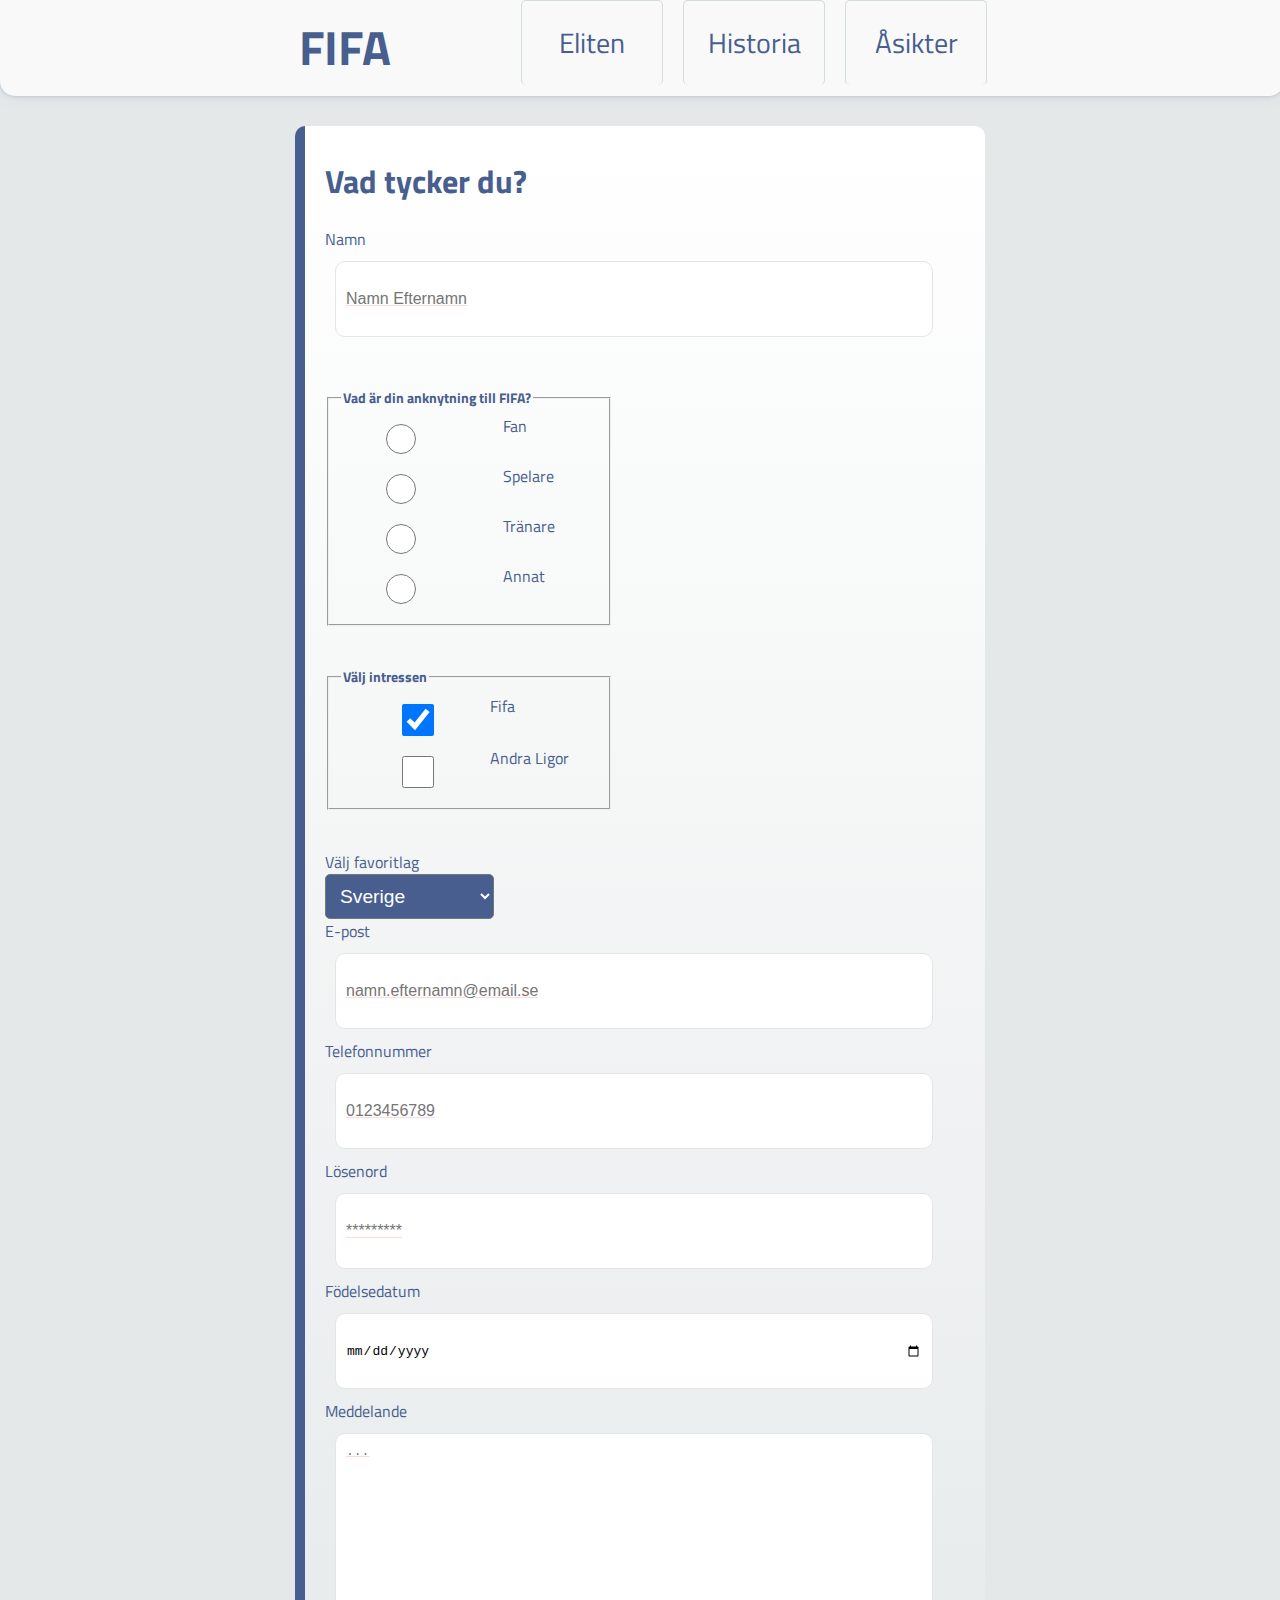
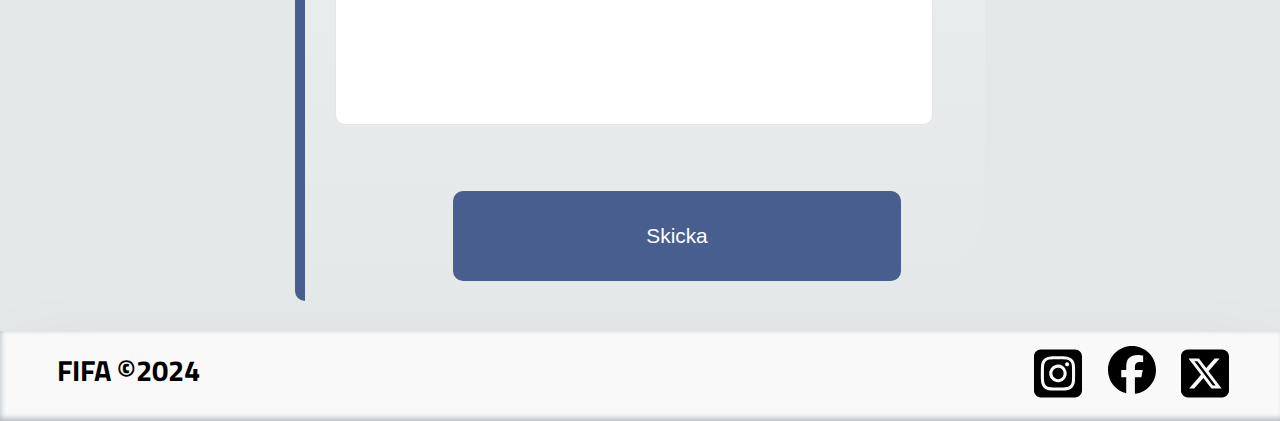
<file: form.html>
<!DOCTYPE html>
<html lang="sv">
   <head>
      <title>Lämna dina åsikter!</title>
      <meta charset="utf-8">
      <meta name="description" content="Lämna dina åsikter!">
      <link rel="stylesheet" href="css/style.css">
      <meta name="viewport" content="width=device-width, initial-scale=1.0">
      <link rel="icon" type="image/x-icon" href="./img/fifa_logo.ico">
      <!--Google Fonts-->
      <link rel="preconnect" href="https://fonts.googleapis.com">
      <link rel="preconnect" href="https://fonts.gstatic.com" crossorigin>
      <link
         href="https://fonts.googleapis.com/css2?family=Bungee+Spice&family=Titillium+Web:ital,wght@0,200;0,300;0,400;0,600;0,700;0,900;1,200;1,300;1,400;1,600;1,700&display=swap"
         rel="stylesheet"
         >
   </head>
   <body>
      <header>
         <ul>
            <li>
               <a href="./index.html">FIFA</a>
            </li>
            <li>
               <nav>
                  <ul>
                     <li><a href="./eliten.html">Eliten</a></li>
                     <li><a href="./historia.html">Historia</a></li>
                     <li><a href="#form">Åsikter</a></li> <!--Skickar en till början av innehållet istället för att onödigt ladda om -->
                  </ul>
               </nav>
            </li>
         </ul>
      </header>
      <main>
         <section class="wide_section form_section">
            <h1 id="form">Vad tycker du?</h1>
               <form method="get" action="./tack.html"> <!--Skickar till tack.html med metod get. inner_form är css-klass.-->
                  <label for="namn">Namn</label><br>
                  <input type="text" id="namn" name="namn" placeholder="Namn Efternamn" required> <!--Nödvändig namn-spalt-->
                  <fieldset> <!--Fieldset med radioknappar-->
                  <legend>Vad är din anknytning till FIFA?</legend>
                  <input type="radio" id="fan" name="anknytning" value="fan">
                  <label for="fan">Fan</label>
                  <input type="radio" id="spelare" name="anknytning" value="spelare">
                  <label for="spelare">Spelare</label>
                  <input type="radio" id="tränare" name="anknytning" value="tränare">
                  <label for="tränare">Tränare</label>
                  <input type="radio" id="annat" name="anknytning" value="annat">
                  <label for="annat">Annat</label>
                  </fieldset>
                  
                  <fieldset>
                     <legend>Välj intressen</legend>
                       <input type="checkbox" id="fifa" name="intresse" value="fifa" checked>
                       <label for="fifa">Fifa</label>
                       <input type="checkbox" id="andra" name="intresse" value="andra">
                       <label for="andra">Andra Ligor</label>
                   </fieldset>

                  <label for="lag">Välj favoritlag</label> <!--Dropdown-meny med lag.-->
                  <br>
                  <select name="favoritlag" class="lag">
                     <option value="sverige">Sverige</option>
                     <option value="england">England</option>
                     <option value="spanien">Spanien</option>
                     <option value="italien">Italien</option>
                     <option value="frankrike">Frankrike</option>
                     <option value="tyskland">Tyskland</option>
                     <option value="portugal">Portugal</option>
                     <option value="nederländerna">Nederländerna</option>
                     <option value="belgien">Belgien</option>
                     <option value="kroatien">Kroatien</option>
                     <option value="schweiz">Schweiz</option>
                     <option value="danmark">Danmark</option>
                     <option value="sverige">Annat land</option>
                  </select>
				  <br>
               <!--Diverse andra fält-->
                  <label for="email">E-post</label><br>
                  <input type="email" id="email" name="email" placeholder="namn.efternamn@email.se" required><br>

                  <label for="telefon">Telefonnummer</label><br>
                  <input type="tel" id="telefon" name="telefon" pattern="[0-9]{10}" placeholder="0123456789" required><br>

                  <label for="pass">Lösenord</label><br>
                  <input type="password" id="pass" name="pass" placeholder="*********" required><br>

                  <label for="födelsedatum">Födelsedatum</label><br>
                  <input type="date" id="födelsedatum" name="födelsedatum" required><br>

                  <label for="meddelande">Meddelande</label><br>
                  <textarea id="meddelande" name="meddelande" placeholder="..." required></textarea><br>

                  <button type="submit">Skicka</button>
               </form>
         </section>
      </main>
      <footer>
         <span aria-hidden="true">FIFA ©2024</span><!--Förstör upplevelsen om talsyntes ska läsa upp onödig footer, mer dekorativ text än funktionell.-->
         <div>
               <a title="Dela på Instagram" href="https://www.instagram.com">
                  <svg xmlns="http://www.w3.org/2000/svg" viewBox="0 0 448 512">
                     <!--SVG av Instagram med länk-->
                     <!--Font Awesome Free 6.5.2 by @fontawesome - https://fontawesome.com License - https://fontawesome.com/license/free Copyright 2024 Fonticons, Inc.-->
                     <path
                        d="M194.4 211.7a53.3 53.3 0 1 0 59.3 88.7 53.3 53.3 0 1 0 -59.3-88.7zm142.3-68.4c-5.2-5.2-11.5-9.3-18.4-12c-18.1-7.1-57.6-6.8-83.1-6.5c-4.1 0-7.9 .1-11.2 .1c-3.3 0-7.2 0-11.4-.1c-25.5-.3-64.8-.7-82.9 6.5c-6.9 2.7-13.1 6.8-18.4 12s-9.3 11.5-12 18.4c-7.1 18.1-6.7 57.7-6.5 83.2c0 4.1 .1 7.9 .1 11.1s0 7-.1 11.1c-.2 25.5-.6 65.1 6.5 83.2c2.7 6.9 6.8 13.1 12 18.4s11.5 9.3 18.4 12c18.1 7.1 57.6 6.8 83.1 6.5c4.1 0 7.9-.1 11.2-.1c3.3 0 7.2 0 11.4 .1c25.5 .3 64.8 .7 82.9-6.5c6.9-2.7 13.1-6.8 18.4-12s9.3-11.5 12-18.4c7.2-18 6.8-57.4 6.5-83c0-4.2-.1-8.1-.1-11.4s0-7.1 .1-11.4c.3-25.5 .7-64.9-6.5-83l0 0c-2.7-6.9-6.8-13.1-12-18.4zm-67.1 44.5A82 82 0 1 1 178.4 324.2a82 82 0 1 1 91.1-136.4zm29.2-1.3c-3.1-2.1-5.6-5.1-7.1-8.6s-1.8-7.3-1.1-11.1s2.6-7.1 5.2-9.8s6.1-4.5 9.8-5.2s7.6-.4 11.1 1.1s6.5 3.9 8.6 7s3.2 6.8 3.2 10.6c0 2.5-.5 5-1.4 7.3s-2.4 4.4-4.1 6.2s-3.9 3.2-6.2 4.2s-4.8 1.5-7.3 1.5l0 0c-3.8 0-7.5-1.1-10.6-3.2zM448 96c0-35.3-28.7-64-64-64H64C28.7 32 0 60.7 0 96V416c0 35.3 28.7 64 64 64H384c35.3 0 64-28.7 64-64V96zM357 389c-18.7 18.7-41.4 24.6-67 25.9c-26.4 1.5-105.6 1.5-132 0c-25.6-1.3-48.3-7.2-67-25.9s-24.6-41.4-25.8-67c-1.5-26.4-1.5-105.6 0-132c1.3-25.6 7.1-48.3 25.8-67s41.5-24.6 67-25.8c26.4-1.5 105.6-1.5 132 0c25.6 1.3 48.3 7.1 67 25.8s24.6 41.4 25.8 67c1.5 26.3 1.5 105.4 0 131.9c-1.3 25.6-7.1 48.3-25.8 67z"
                        />
                  </svg>
               </a>
               <a title="Dela på Facebook" href="https://www.facebook.com">
                  <svg xmlns="http://www.w3.org/2000/svg" viewBox="0 0 512 512">
                     <!--SVG av Facebook med länk-->
                     <!--Font Awesome Free 6.5.2 by @fontawesome - https://fontawesome.com License - https://fontawesome.com/license/free Copyright 2024 Fonticons, Inc.-->
                     <path
                        d="M512 256C512 114.6 397.4 0 256 0S0 114.6 0 256C0 376 82.7 476.8 194.2 504.5V334.2H141.4V256h52.8V222.3c0-87.1 39.4-127.5 125-127.5c16.2 0 44.2 3.2 55.7 6.4V172c-6-.6-16.5-1-29.6-1c-42 0-58.2 15.9-58.2 57.2V256h83.6l-14.4 78.2H287V510.1C413.8 494.8 512 386.9 512 256h0z"
                        />
                  </svg>
               </a>
               <a title="Dela på Twitter" href="https://www.twitter.com">
                  <svg xmlns="http://www.w3.org/2000/svg" viewBox="0 0 448 512">
                     <!--SVG av X med länk-->
                     <!--Font Awesome Free 6.5.2 by @fontawesome - https://fontawesome.com License - https://fontawesome.com/license/free Copyright 2024 Fonticons, Inc.-->
                     <path
                        d="M64 32C28.7 32 0 60.7 0 96V416c0 35.3 28.7 64 64 64H384c35.3 0 64-28.7 64-64V96c0-35.3-28.7-64-64-64H64zm297.1 84L257.3 234.6 379.4 396H283.8L209 298.1 123.3 396H75.8l111-126.9L69.7 116h98l67.7 89.5L313.6 116h47.5zM323.3 367.6L153.4 142.9H125.1L296.9 367.6h26.3z"
                        />
                  </svg>
               </a>
         </div>
      </footer>
   </body>
</html>
</file>
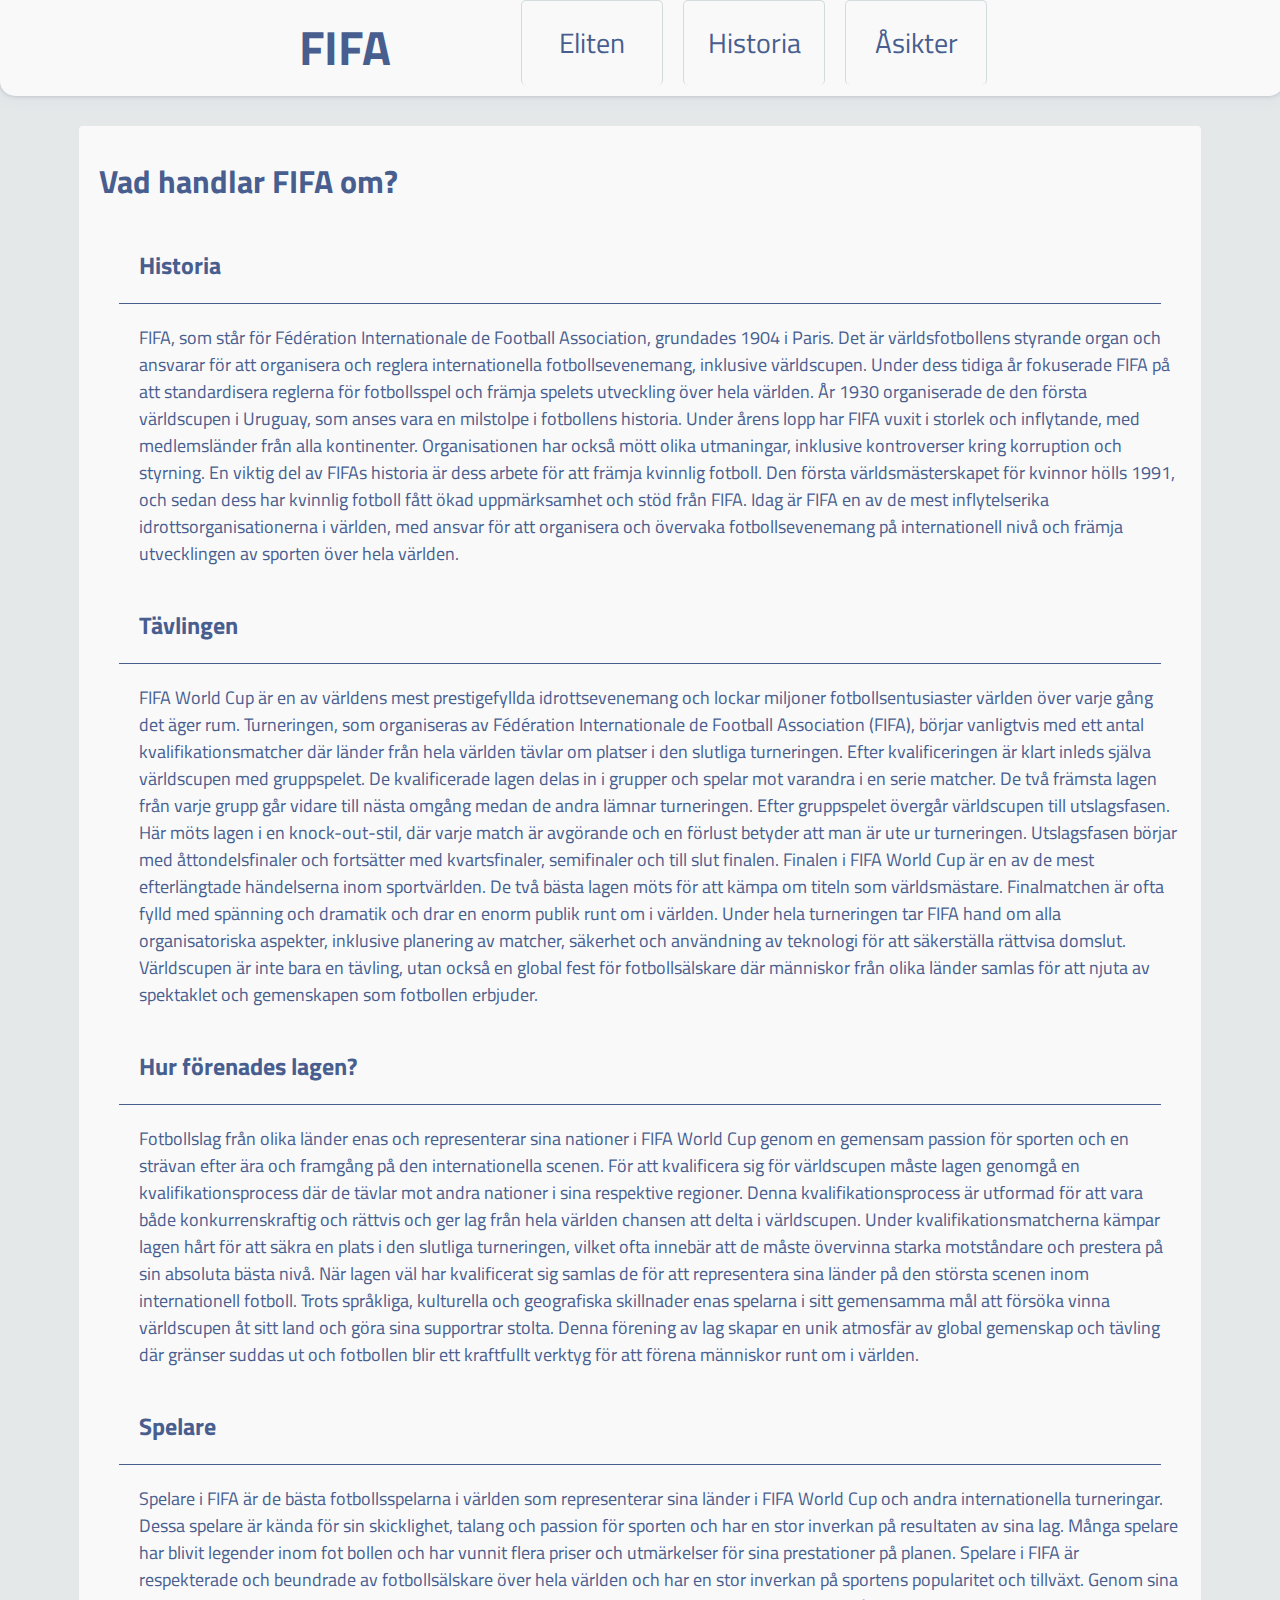
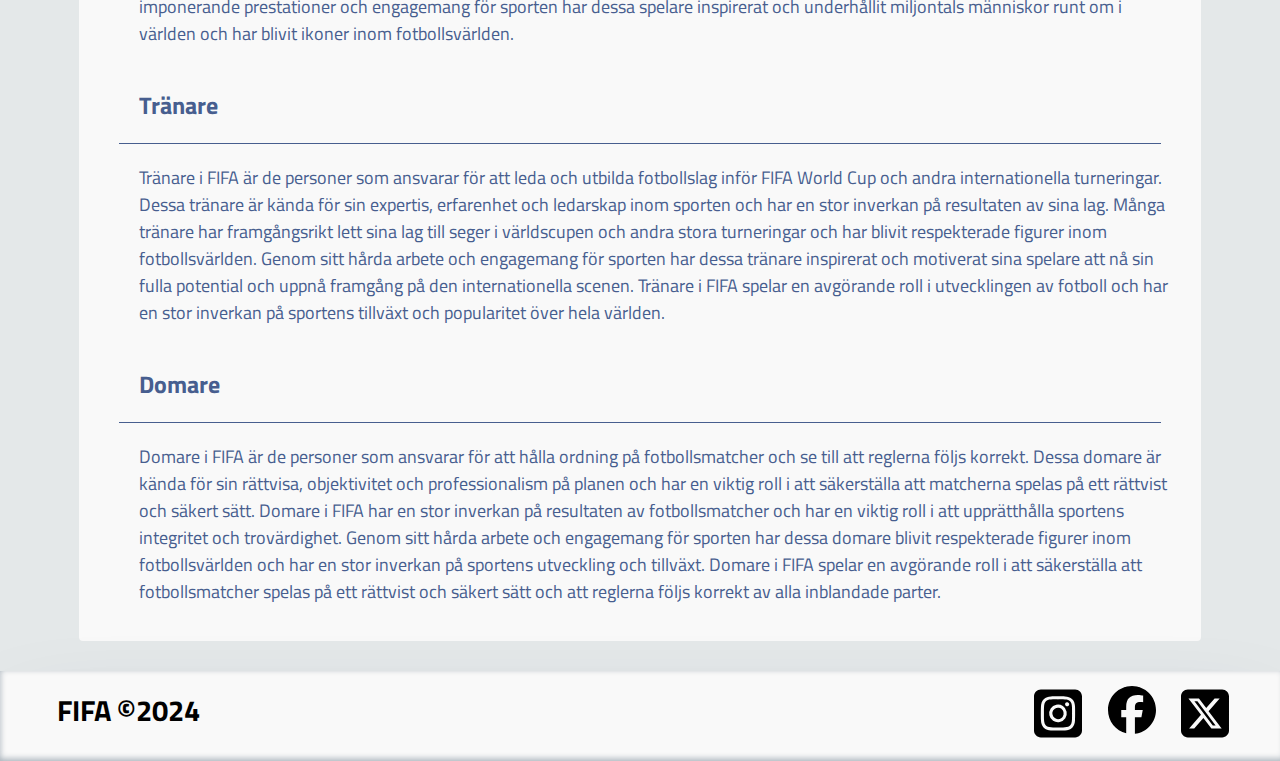
<file: historia.html>
<!DOCTYPE html>
<html lang="sv">
   <head>
      <title>Vår historia</title>
      <meta charset="utf-8">
      <meta name="description" content="FIFAs historia">
      <link rel="stylesheet" href="css/style.css">
      <meta name="viewport" content="width=device-width, initial-scale=1.0">
      <link rel="icon" type="image/x-icon" href="./img/fifa_logo.ico">
      <!--Google Fonts-->
      <link rel="preconnect" href="https://fonts.googleapis.com">
      <link rel="preconnect" href="https://fonts.gstatic.com" crossorigin>
      <link
         href="https://fonts.googleapis.com/css2?family=Bungee+Spice&family=Titillium+Web:ital,wght@0,200;0,300;0,400;0,600;0,700;0,900;1,200;1,300;1,400;1,600;1,700&display=swap"
         rel="stylesheet"
         >
   </head>
   <body>
      <header>
         <ul>
            <li>
               <a href="./index.html">FIFA</a>
            </li>
            <li>
               <nav>
                  <ul>
                     <li><a href="./eliten.html">Eliten</a></li>
                     <li><a href="#historia">Historia</a></li> <!--Skickar en till början av innehållet istället för att onödigt ladda om -->
                     <li><a href="./form.html">Åsikter</a></li>
                  </ul>
               </nav>
            </li>
         </ul>
      </header>
      <main>
         <section class="wide_section"> <!--Bred section med enkel information om FIFA. -->
            <h1 id="historia">Vad handlar FIFA om?</h1><!--ID används för att skapa en länk till denna del av sidan från headern. -->
            <dl>
               <dt>Historia</dt>
               <dd>
                  FIFA, som står för Fédération Internationale de Football Association, grundades 1904 i Paris. Det är världsfotbollens styrande organ och ansvarar för att organisera och reglera internationella fotbollsevenemang, inklusive världscupen. Under dess tidiga år fokuserade FIFA på att standardisera reglerna för fotbollsspel och främja spelets utveckling över hela världen. År 1930 organiserade de den första världscupen i Uruguay, som anses vara en milstolpe i fotbollens historia. Under årens lopp har FIFA vuxit i storlek och inflytande, med medlemsländer från alla kontinenter. Organisationen har också mött olika utmaningar, inklusive kontroverser kring korruption och styrning. En viktig del av FIFAs historia är dess arbete för att främja kvinnlig fotboll. Den första världsmästerskapet för kvinnor hölls 1991, och sedan dess har kvinnlig fotboll fått ökad uppmärksamhet och stöd från FIFA. Idag är FIFA en av de mest inflytelserika idrottsorganisationerna i världen, med ansvar för att organisera och övervaka fotbollsevenemang på internationell nivå och främja utvecklingen av sporten över hela världen.
               </dd>
               <dt>Tävlingen</dt>
               <dd>
                  FIFA World Cup är en av världens mest prestigefyllda idrottsevenemang och lockar miljoner fotbollsentusiaster världen över varje gång det äger rum. Turneringen, som organiseras av Fédération Internationale de Football Association (FIFA), börjar vanligtvis med ett antal kvalifikationsmatcher där länder från hela världen tävlar om platser i den slutliga turneringen. Efter kvalificeringen är klart inleds själva världscupen med gruppspelet. De kvalificerade lagen delas in i grupper och spelar mot varandra i en serie matcher. De två främsta lagen från varje grupp går vidare till nästa omgång medan de andra lämnar turneringen. Efter gruppspelet övergår världscupen till utslagsfasen. Här möts lagen i en knock-out-stil, där varje match är avgörande och en förlust betyder att man är ute ur turneringen. Utslagsfasen börjar med åttondelsfinaler och fortsätter med kvartsfinaler, semifinaler och till slut finalen. Finalen i FIFA World Cup är en av de mest efterlängtade händelserna inom sportvärlden. De två bästa lagen möts för att kämpa om titeln som världsmästare. Finalmatchen är ofta fylld med spänning och dramatik och drar en enorm publik runt om i världen. Under hela turneringen tar FIFA hand om alla organisatoriska aspekter, inklusive planering av matcher, säkerhet och användning av teknologi för att säkerställa rättvisa domslut. Världscupen är inte bara en tävling, utan också en global fest för fotbollsälskare där människor från olika länder samlas för att njuta av spektaklet och gemenskapen som fotbollen erbjuder.
               </dd>
               <dt>Hur förenades lagen?</dt>
               <dd>Fotbollslag från olika länder enas och representerar sina nationer i FIFA World Cup genom en gemensam passion för sporten och en strävan efter ära och framgång på den internationella scenen. För att kvalificera sig för världscupen måste lagen genomgå en kvalifikationsprocess där de tävlar mot andra nationer i sina respektive regioner. Denna kvalifikationsprocess är utformad för att vara både konkurrenskraftig och rättvis och ger lag från hela världen chansen att delta i världscupen. Under kvalifikationsmatcherna kämpar lagen hårt för att säkra en plats i den slutliga turneringen, vilket ofta innebär att de måste övervinna starka motståndare och prestera på sin absoluta bästa nivå. När lagen väl har kvalificerat sig samlas de för att representera sina länder på den största scenen inom internationell fotboll. Trots språkliga, kulturella och geografiska skillnader enas spelarna i sitt gemensamma mål att försöka vinna världscupen åt sitt land och göra sina supportrar stolta. Denna förening av lag skapar en unik atmosfär av global gemenskap och tävling där gränser suddas ut och fotbollen blir ett kraftfullt verktyg för att förena människor runt om i världen.</dd>
               <dt>Spelare</dt>
               <dd>Spelare i FIFA är de bästa fotbollsspelarna i världen som representerar sina länder i FIFA World Cup och andra internationella turneringar. Dessa spelare är kända för sin skicklighet, talang och passion för sporten och har en stor inverkan på resultaten av sina lag. Många spelare har blivit legender inom fot
                  bollen och har vunnit flera priser och utmärkelser för sina prestationer på planen. Spelare i FIFA är respekterade och beundrade av fotbollsälskare över hela världen och har en stor inverkan på sportens popularitet och tillväxt. Genom sina imponerande prestationer och engagemang för sporten har dessa spelare inspirerat och underhållit miljontals människor runt om i världen och har blivit ikoner inom fotbollsvärlden.
               </dd>
               <dt>Tränare</dt>
               <dd>Tränare i FIFA är de personer som ansvarar för att leda och utbilda fotbollslag inför FIFA World Cup och andra internationella turneringar. Dessa tränare är kända för sin expertis, erfarenhet och ledarskap inom sporten och har en stor inverkan på resultaten av sina lag. Många tränare har framgångsrikt lett sina lag till seger i världscupen och andra stora turneringar och har blivit respekterade figurer inom fotbollsvärlden. Genom sitt hårda arbete och engagemang för sporten har dessa tränare inspirerat och motiverat sina spelare att nå sin fulla potential och uppnå framgång på den internationella scenen. Tränare i FIFA spelar en avgörande roll i utvecklingen av fotboll och har en stor inverkan på sportens tillväxt och popularitet över hela världen.</dd>
               <dt>Domare</dt>
               <dd>Domare i FIFA är de personer som ansvarar för att hålla ordning på fotbollsmatcher och se till att reglerna följs korrekt. Dessa domare är kända för sin rättvisa, objektivitet och professionalism på planen och har en viktig roll i att säkerställa att matcherna spelas på ett rättvist och säkert sätt. Domare i FIFA har en stor inverkan på resultaten av fotbollsmatcher och har en viktig roll i att upprätthålla sportens integritet och trovärdighet. Genom sitt hårda arbete och engagemang för sporten har dessa domare blivit respekterade figurer inom fotbollsvärlden och har en stor inverkan på sportens utveckling och tillväxt. Domare i FIFA spelar en avgörande roll i att säkerställa att fotbollsmatcher spelas på ett rättvist och säkert sätt och att reglerna följs korrekt av alla inblandade parter.
               </dd>
            </dl>
         </section>
      </main>
      <footer>
         <span aria-hidden="true">FIFA ©2024</span><!--Förstör upplevelsen om talsyntes ska läsa upp onödig footer, mer dekorativ text än funktionell.-->
         <div>
               <a title="Dela på Instagram" href="https://www.instagram.com">
                  <svg xmlns="http://www.w3.org/2000/svg" viewBox="0 0 448 512">
                     <!--SVG av Instagram med länk-->
                     <!--Font Awesome Free 6.5.2 by @fontawesome - https://fontawesome.com License - https://fontawesome.com/license/free Copyright 2024 Fonticons, Inc.-->
                     <path
                        d="M194.4 211.7a53.3 53.3 0 1 0 59.3 88.7 53.3 53.3 0 1 0 -59.3-88.7zm142.3-68.4c-5.2-5.2-11.5-9.3-18.4-12c-18.1-7.1-57.6-6.8-83.1-6.5c-4.1 0-7.9 .1-11.2 .1c-3.3 0-7.2 0-11.4-.1c-25.5-.3-64.8-.7-82.9 6.5c-6.9 2.7-13.1 6.8-18.4 12s-9.3 11.5-12 18.4c-7.1 18.1-6.7 57.7-6.5 83.2c0 4.1 .1 7.9 .1 11.1s0 7-.1 11.1c-.2 25.5-.6 65.1 6.5 83.2c2.7 6.9 6.8 13.1 12 18.4s11.5 9.3 18.4 12c18.1 7.1 57.6 6.8 83.1 6.5c4.1 0 7.9-.1 11.2-.1c3.3 0 7.2 0 11.4 .1c25.5 .3 64.8 .7 82.9-6.5c6.9-2.7 13.1-6.8 18.4-12s9.3-11.5 12-18.4c7.2-18 6.8-57.4 6.5-83c0-4.2-.1-8.1-.1-11.4s0-7.1 .1-11.4c.3-25.5 .7-64.9-6.5-83l0 0c-2.7-6.9-6.8-13.1-12-18.4zm-67.1 44.5A82 82 0 1 1 178.4 324.2a82 82 0 1 1 91.1-136.4zm29.2-1.3c-3.1-2.1-5.6-5.1-7.1-8.6s-1.8-7.3-1.1-11.1s2.6-7.1 5.2-9.8s6.1-4.5 9.8-5.2s7.6-.4 11.1 1.1s6.5 3.9 8.6 7s3.2 6.8 3.2 10.6c0 2.5-.5 5-1.4 7.3s-2.4 4.4-4.1 6.2s-3.9 3.2-6.2 4.2s-4.8 1.5-7.3 1.5l0 0c-3.8 0-7.5-1.1-10.6-3.2zM448 96c0-35.3-28.7-64-64-64H64C28.7 32 0 60.7 0 96V416c0 35.3 28.7 64 64 64H384c35.3 0 64-28.7 64-64V96zM357 389c-18.7 18.7-41.4 24.6-67 25.9c-26.4 1.5-105.6 1.5-132 0c-25.6-1.3-48.3-7.2-67-25.9s-24.6-41.4-25.8-67c-1.5-26.4-1.5-105.6 0-132c1.3-25.6 7.1-48.3 25.8-67s41.5-24.6 67-25.8c26.4-1.5 105.6-1.5 132 0c25.6 1.3 48.3 7.1 67 25.8s24.6 41.4 25.8 67c1.5 26.3 1.5 105.4 0 131.9c-1.3 25.6-7.1 48.3-25.8 67z"
                        />
                  </svg>
               </a>
               <a title="Dela på Facebook" href="https://www.facebook.com">
                  <svg xmlns="http://www.w3.org/2000/svg" viewBox="0 0 512 512">
                     <!--SVG av Facebook med länk-->
                     <!--Font Awesome Free 6.5.2 by @fontawesome - https://fontawesome.com License - https://fontawesome.com/license/free Copyright 2024 Fonticons, Inc.-->
                     <path
                        d="M512 256C512 114.6 397.4 0 256 0S0 114.6 0 256C0 376 82.7 476.8 194.2 504.5V334.2H141.4V256h52.8V222.3c0-87.1 39.4-127.5 125-127.5c16.2 0 44.2 3.2 55.7 6.4V172c-6-.6-16.5-1-29.6-1c-42 0-58.2 15.9-58.2 57.2V256h83.6l-14.4 78.2H287V510.1C413.8 494.8 512 386.9 512 256h0z"
                        />
                  </svg>
               </a>
               <a title="Dela på Twitter" href="https://www.twitter.com">
                  <svg xmlns="http://www.w3.org/2000/svg" viewBox="0 0 448 512">
                     <!--SVG av X med länk-->
                     <!--Font Awesome Free 6.5.2 by @fontawesome - https://fontawesome.com License - https://fontawesome.com/license/free Copyright 2024 Fonticons, Inc.-->
                     <path
                        d="M64 32C28.7 32 0 60.7 0 96V416c0 35.3 28.7 64 64 64H384c35.3 0 64-28.7 64-64V96c0-35.3-28.7-64-64-64H64zm297.1 84L257.3 234.6 379.4 396H283.8L209 298.1 123.3 396H75.8l111-126.9L69.7 116h98l67.7 89.5L313.6 116h47.5zM323.3 367.6L153.4 142.9H125.1L296.9 367.6h26.3z"
                        />
                  </svg>
               </a>
         </div>
      </footer>
   </body>
</html>
</file>
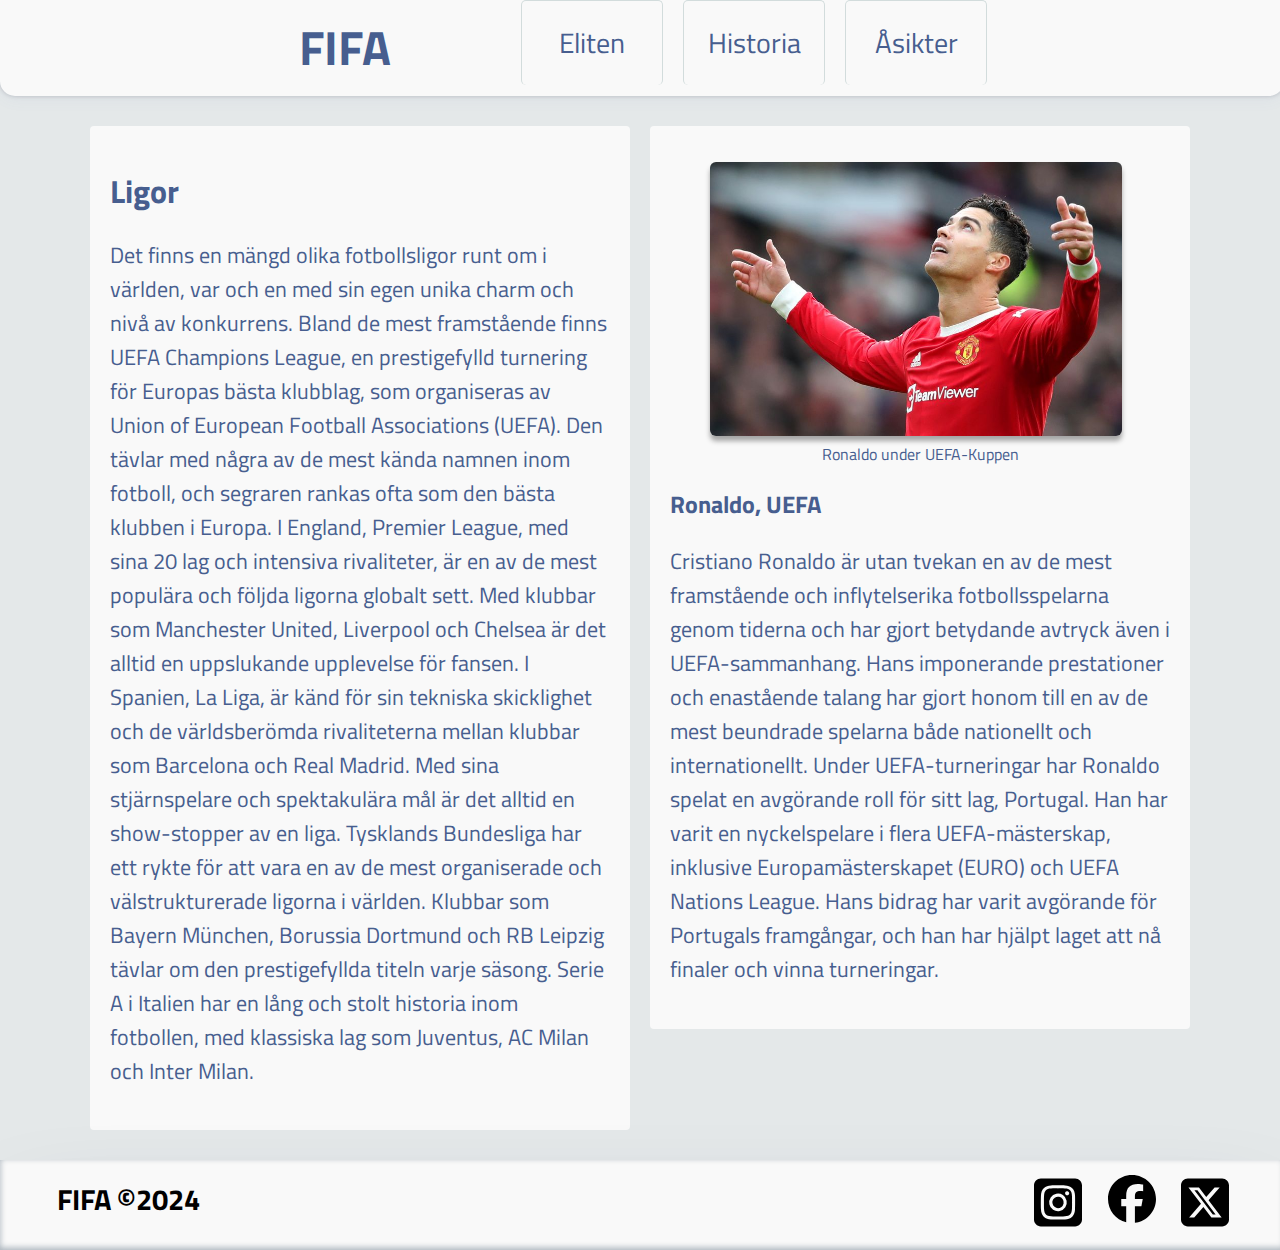
<file: ligor.html>
<!DOCTYPE html>
<html lang="sv">
   <head>
      <title>Ligor</title>
      <meta charset="utf-8">
      <meta name="description" content="Andra fotbollsligor">
      <link rel="stylesheet" href="css/style.css">
      <meta name="viewport" content="width=device-width, initial-scale=1.0">
      <link rel="icon" type="image/x-icon" href="./img/fifa_logo.ico">
      <!--Google Fonts-->
      <link rel="preconnect" href="https://fonts.googleapis.com">
      <link rel="preconnect" href="https://fonts.gstatic.com" crossorigin>
      <link
         href="https://fonts.googleapis.com/css2?family=Bungee+Spice&family=Titillium+Web:ital,wght@0,200;0,300;0,400;0,600;0,700;0,900;1,200;1,300;1,400;1,600;1,700&display=swap"
         rel="stylesheet"
         >
   </head>
   <body>
      <header>
         <ul>
            <li>
               <a href="./index.html">FIFA</a>
            </li>
            <li>
               <nav>
                  <ul>
                     <li><a href="./eliten.html">Eliten</a></li>
                     <li><a href="./historia.html">Historia</a></li>
                     <li><a href="./form.html">Åsikter</a></li>
                  </ul>
               </nav>
            </li>
         </ul>
      </header>
      <main>
         <section>
            <h1>Ligor</h1>
            <p>
               Det finns en mängd olika fotbollsligor runt om i världen, var och en med sin egen unika charm och nivå av konkurrens. Bland de mest framstående finns UEFA Champions League, en prestigefylld turnering för Europas bästa klubblag, som organiseras av Union of European Football Associations (UEFA). Den tävlar med några av de mest kända namnen inom fotboll, och segraren rankas ofta som den bästa klubben i Europa. I England, Premier League, med sina 20 lag och intensiva rivaliteter, är en av de mest populära och följda ligorna globalt sett. Med klubbar som Manchester United, Liverpool och Chelsea är det alltid en uppslukande upplevelse för fansen. I Spanien, La Liga, är känd för sin tekniska skicklighet och de världsberömda rivaliteterna mellan klubbar som Barcelona och Real Madrid. Med sina stjärnspelare och spektakulära mål är det alltid en show-stopper av en liga. Tysklands Bundesliga har ett rykte för att vara en av de mest organiserade och välstrukturerade ligorna i världen. Klubbar som Bayern München, Borussia Dortmund och RB Leipzig tävlar om den prestigefyllda titeln varje säsong. Serie A i Italien har en lång och stolt historia inom fotbollen, med klassiska lag som Juventus, AC Milan och Inter Milan. 
            </p>
         </section>
         <section>
            <figure>
               <img src="./img/ronaldo.jpg" alt="Bild på Ronaldo under UEFA-Kuppen">
               <!--Aria-hidden=true, gömmer caption för talsyntes då en alt redan finns, undviker repetition. -->
               <figcaption aria-hidden="true">Ronaldo under UEFA-Kuppen</figcaption>
            </figure>
            <h2>Ronaldo, UEFA</h2>
            <p>Cristiano Ronaldo är utan tvekan en av de mest framstående och inflytelserika fotbollsspelarna genom tiderna och har gjort betydande avtryck även i UEFA-sammanhang. Hans imponerande prestationer och enastående talang har gjort honom till en av de mest beundrade spelarna både nationellt och internationellt. Under UEFA-turneringar har Ronaldo spelat en avgörande roll för sitt lag, Portugal. Han har varit en nyckelspelare i flera UEFA-mästerskap, inklusive Europamästerskapet (EURO) och UEFA Nations League. Hans bidrag har varit avgörande för Portugals framgångar, och han har hjälpt laget att nå finaler och vinna turneringar.</p>
         </section>
      </main>
      <footer>
         <span aria-hidden="true">FIFA ©2024</span><!--Förstör upplevelsen om talsyntes ska läsa upp onödig footer, mer dekorativ text än funktionell.-->
         <div>
               <a title="Dela på Instagram" href="https://www.instagram.com">
                  <svg xmlns="http://www.w3.org/2000/svg" viewBox="0 0 448 512">
                     <!--SVG av Instagram med länk-->
                     <!--Font Awesome Free 6.5.2 by @fontawesome - https://fontawesome.com License - https://fontawesome.com/license/free Copyright 2024 Fonticons, Inc.-->
                     <path
                        d="M194.4 211.7a53.3 53.3 0 1 0 59.3 88.7 53.3 53.3 0 1 0 -59.3-88.7zm142.3-68.4c-5.2-5.2-11.5-9.3-18.4-12c-18.1-7.1-57.6-6.8-83.1-6.5c-4.1 0-7.9 .1-11.2 .1c-3.3 0-7.2 0-11.4-.1c-25.5-.3-64.8-.7-82.9 6.5c-6.9 2.7-13.1 6.8-18.4 12s-9.3 11.5-12 18.4c-7.1 18.1-6.7 57.7-6.5 83.2c0 4.1 .1 7.9 .1 11.1s0 7-.1 11.1c-.2 25.5-.6 65.1 6.5 83.2c2.7 6.9 6.8 13.1 12 18.4s11.5 9.3 18.4 12c18.1 7.1 57.6 6.8 83.1 6.5c4.1 0 7.9-.1 11.2-.1c3.3 0 7.2 0 11.4 .1c25.5 .3 64.8 .7 82.9-6.5c6.9-2.7 13.1-6.8 18.4-12s9.3-11.5 12-18.4c7.2-18 6.8-57.4 6.5-83c0-4.2-.1-8.1-.1-11.4s0-7.1 .1-11.4c.3-25.5 .7-64.9-6.5-83l0 0c-2.7-6.9-6.8-13.1-12-18.4zm-67.1 44.5A82 82 0 1 1 178.4 324.2a82 82 0 1 1 91.1-136.4zm29.2-1.3c-3.1-2.1-5.6-5.1-7.1-8.6s-1.8-7.3-1.1-11.1s2.6-7.1 5.2-9.8s6.1-4.5 9.8-5.2s7.6-.4 11.1 1.1s6.5 3.9 8.6 7s3.2 6.8 3.2 10.6c0 2.5-.5 5-1.4 7.3s-2.4 4.4-4.1 6.2s-3.9 3.2-6.2 4.2s-4.8 1.5-7.3 1.5l0 0c-3.8 0-7.5-1.1-10.6-3.2zM448 96c0-35.3-28.7-64-64-64H64C28.7 32 0 60.7 0 96V416c0 35.3 28.7 64 64 64H384c35.3 0 64-28.7 64-64V96zM357 389c-18.7 18.7-41.4 24.6-67 25.9c-26.4 1.5-105.6 1.5-132 0c-25.6-1.3-48.3-7.2-67-25.9s-24.6-41.4-25.8-67c-1.5-26.4-1.5-105.6 0-132c1.3-25.6 7.1-48.3 25.8-67s41.5-24.6 67-25.8c26.4-1.5 105.6-1.5 132 0c25.6 1.3 48.3 7.1 67 25.8s24.6 41.4 25.8 67c1.5 26.3 1.5 105.4 0 131.9c-1.3 25.6-7.1 48.3-25.8 67z"
                        />
                  </svg>
               </a>
               <a title="Dela på Facebook" href="https://www.facebook.com">
                  <svg xmlns="http://www.w3.org/2000/svg" viewBox="0 0 512 512">
                     <!--SVG av Facebook med länk-->
                     <!--Font Awesome Free 6.5.2 by @fontawesome - https://fontawesome.com License - https://fontawesome.com/license/free Copyright 2024 Fonticons, Inc.-->
                     <path
                        d="M512 256C512 114.6 397.4 0 256 0S0 114.6 0 256C0 376 82.7 476.8 194.2 504.5V334.2H141.4V256h52.8V222.3c0-87.1 39.4-127.5 125-127.5c16.2 0 44.2 3.2 55.7 6.4V172c-6-.6-16.5-1-29.6-1c-42 0-58.2 15.9-58.2 57.2V256h83.6l-14.4 78.2H287V510.1C413.8 494.8 512 386.9 512 256h0z"
                        />
                  </svg>
               </a>
               <a title="Dela på Twitter" href="https://www.twitter.com">
                  <svg xmlns="http://www.w3.org/2000/svg" viewBox="0 0 448 512">
                     <!--SVG av X med länk-->
                     <!--Font Awesome Free 6.5.2 by @fontawesome - https://fontawesome.com License - https://fontawesome.com/license/free Copyright 2024 Fonticons, Inc.-->
                     <path
                        d="M64 32C28.7 32 0 60.7 0 96V416c0 35.3 28.7 64 64 64H384c35.3 0 64-28.7 64-64V96c0-35.3-28.7-64-64-64H64zm297.1 84L257.3 234.6 379.4 396H283.8L209 298.1 123.3 396H75.8l111-126.9L69.7 116h98l67.7 89.5L313.6 116h47.5zM323.3 367.6L153.4 142.9H125.1L296.9 367.6h26.3z"
                        />
                  </svg>
               </a>
         </div>
      </footer>
   </body>
</html>
</file>
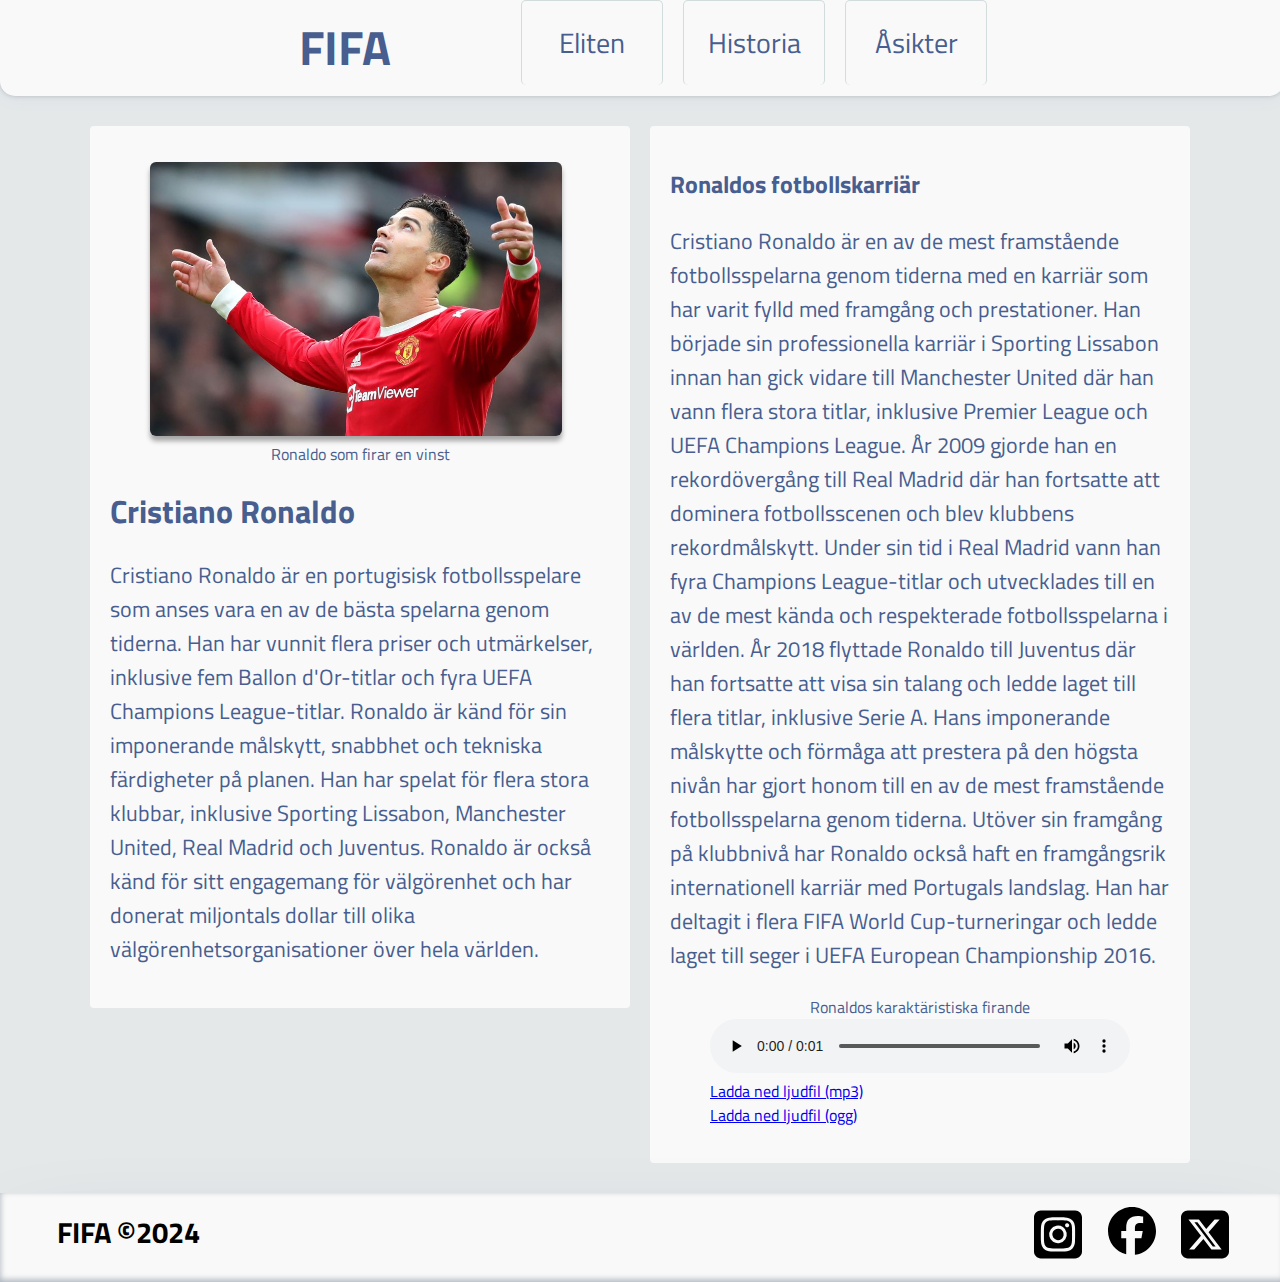
<file: ronaldo.html>
<!DOCTYPE html>
<html lang="sv">
   <head>
      <title>Ronaldo</title>
      <meta charset="utf-8">
      <meta name="description" content="Cristiano Ronaldo i FIFA">
      <link rel="stylesheet" href="css/style.css">
      <meta name="viewport" content="width=device-width, initial-scale=1.0">
      <link rel="icon" type="image/x-icon" href="./img/fifa_logo.ico">
      <!--Google Fonts-->
      <link rel="preconnect" href="https://fonts.googleapis.com">
      <link rel="preconnect" href="https://fonts.gstatic.com" crossorigin>
      <link
         href="https://fonts.googleapis.com/css2?family=Bungee+Spice&family=Titillium+Web:ital,wght@0,200;0,300;0,400;0,600;0,700;0,900;1,200;1,300;1,400;1,600;1,700&display=swap"
         rel="stylesheet"
         >
   </head>
   <body>
      <header>
         <ul>
            <li>
               <a href="./index.html">FIFA</a>
            </li>
            <li>
               <nav>
                  <ul>
                     <li><a href="./eliten.html">Eliten</a></li>
                     <li><a href="./historia.html">Historia</a></li>
                     <li><a href="./form.html">Åsikter</a></li>
                  </ul>
               </nav>
            </li>
         </ul>
      </header>
      <main>
         <section>
            <figure>
               <img src="./img/ronaldo.jpg" alt="Ronaldo som firar en vinst">
               <!--Aria-hidden=true, gömmer caption för talsyntes då en alt redan finns, undviker repetition. -->
               <figcaption aria-hidden="true">Ronaldo som firar en vinst</figcaption>
            </figure>
            <h1>
               Cristiano Ronaldo
            </h1>
            <p>
               Cristiano Ronaldo är en portugisisk fotbollsspelare som anses vara en av de bästa spelarna genom tiderna. Han har vunnit flera priser och utmärkelser, inklusive fem Ballon d'Or-titlar och fyra UEFA Champions League-titlar. Ronaldo är känd för sin imponerande målskytt, snabbhet och tekniska färdigheter på planen. Han har spelat för flera stora klubbar, inklusive Sporting Lissabon, Manchester United, Real Madrid och Juventus. Ronaldo är också känd för sitt engagemang för välgörenhet och har donerat miljontals dollar till olika välgörenhetsorganisationer över hela världen. 
            </p>
         </section>
         <section>
            <h2>Ronaldos fotbollskarriär</h2>
            <p>
               Cristiano Ronaldo är en av de mest framstående fotbollsspelarna genom tiderna med en karriär som har varit fylld med framgång och prestationer. Han började sin professionella karriär i Sporting Lissabon innan han gick vidare till Manchester United där han vann flera stora titlar, inklusive Premier League och UEFA Champions League.
               År 2009 gjorde han en rekordövergång till Real Madrid där han fortsatte att dominera fotbollsscenen och blev klubbens rekordmålskytt. Under sin tid i Real Madrid vann han fyra Champions League-titlar och utvecklades till en av de mest kända och respekterade fotbollsspelarna i världen.
               År 2018 flyttade Ronaldo till Juventus där han fortsatte att visa sin talang och ledde laget till flera titlar, inklusive Serie A. Hans imponerande målskytte och förmåga att prestera på den högsta nivån har gjort honom till en av de mest framstående fotbollsspelarna genom tiderna.
               Utöver sin framgång på klubbnivå har Ronaldo också haft en framgångsrik internationell karriär med Portugals landslag. Han har deltagit i flera FIFA World Cup-turneringar och ledde laget till seger i UEFA European Championship 2016.
            </p>

            <figure> <!--Ljudfil med ronaldos suuu-skrik -->
               <figcaption>Ronaldos karaktäristiska firande</figcaption>
               <audio controls>
                  <source src="./audio/ronaldo_celebration.ogg" type="audio/ogg"> <!--Ogg och mp3 ifall webbläsaren inte stöttar en av dem-->
                  <source src="./audio/ronaldo_celebration.mp3" type="audio/mpeg">
               </audio>
               <a href="./audio/ronaldo_celebration.ogg"> Ladda ned ljudfil (mp3)</a> <!--Alternativet att ladda ner vardera-->
               <br>
               <a href="./audio/ronaldo_celebration.mp3"> Ladda ned ljudfil (ogg)</a>
            </figure>

         </section>
      </main>
      <footer>
         <span aria-hidden="true">FIFA ©2024</span><!--Förstör upplevelsen om talsyntes ska läsa upp onödig footer, mer dekorativ text än funktionell.-->
         <div>
               <a title="Dela på Instagram" href="https://www.instagram.com">
                  <svg xmlns="http://www.w3.org/2000/svg" viewBox="0 0 448 512">
                     <!--SVG av Instagram med länk-->
                     <!--Font Awesome Free 6.5.2 by @fontawesome - https://fontawesome.com License - https://fontawesome.com/license/free Copyright 2024 Fonticons, Inc.-->
                     <path
                        d="M194.4 211.7a53.3 53.3 0 1 0 59.3 88.7 53.3 53.3 0 1 0 -59.3-88.7zm142.3-68.4c-5.2-5.2-11.5-9.3-18.4-12c-18.1-7.1-57.6-6.8-83.1-6.5c-4.1 0-7.9 .1-11.2 .1c-3.3 0-7.2 0-11.4-.1c-25.5-.3-64.8-.7-82.9 6.5c-6.9 2.7-13.1 6.8-18.4 12s-9.3 11.5-12 18.4c-7.1 18.1-6.7 57.7-6.5 83.2c0 4.1 .1 7.9 .1 11.1s0 7-.1 11.1c-.2 25.5-.6 65.1 6.5 83.2c2.7 6.9 6.8 13.1 12 18.4s11.5 9.3 18.4 12c18.1 7.1 57.6 6.8 83.1 6.5c4.1 0 7.9-.1 11.2-.1c3.3 0 7.2 0 11.4 .1c25.5 .3 64.8 .7 82.9-6.5c6.9-2.7 13.1-6.8 18.4-12s9.3-11.5 12-18.4c7.2-18 6.8-57.4 6.5-83c0-4.2-.1-8.1-.1-11.4s0-7.1 .1-11.4c.3-25.5 .7-64.9-6.5-83l0 0c-2.7-6.9-6.8-13.1-12-18.4zm-67.1 44.5A82 82 0 1 1 178.4 324.2a82 82 0 1 1 91.1-136.4zm29.2-1.3c-3.1-2.1-5.6-5.1-7.1-8.6s-1.8-7.3-1.1-11.1s2.6-7.1 5.2-9.8s6.1-4.5 9.8-5.2s7.6-.4 11.1 1.1s6.5 3.9 8.6 7s3.2 6.8 3.2 10.6c0 2.5-.5 5-1.4 7.3s-2.4 4.4-4.1 6.2s-3.9 3.2-6.2 4.2s-4.8 1.5-7.3 1.5l0 0c-3.8 0-7.5-1.1-10.6-3.2zM448 96c0-35.3-28.7-64-64-64H64C28.7 32 0 60.7 0 96V416c0 35.3 28.7 64 64 64H384c35.3 0 64-28.7 64-64V96zM357 389c-18.7 18.7-41.4 24.6-67 25.9c-26.4 1.5-105.6 1.5-132 0c-25.6-1.3-48.3-7.2-67-25.9s-24.6-41.4-25.8-67c-1.5-26.4-1.5-105.6 0-132c1.3-25.6 7.1-48.3 25.8-67s41.5-24.6 67-25.8c26.4-1.5 105.6-1.5 132 0c25.6 1.3 48.3 7.1 67 25.8s24.6 41.4 25.8 67c1.5 26.3 1.5 105.4 0 131.9c-1.3 25.6-7.1 48.3-25.8 67z"
                        />
                  </svg>
               </a>
               <a title="Dela på Facebook" href="https://www.facebook.com">
                  <svg xmlns="http://www.w3.org/2000/svg" viewBox="0 0 512 512">
                     <!--SVG av Facebook med länk-->
                     <!--Font Awesome Free 6.5.2 by @fontawesome - https://fontawesome.com License - https://fontawesome.com/license/free Copyright 2024 Fonticons, Inc.-->
                     <path
                        d="M512 256C512 114.6 397.4 0 256 0S0 114.6 0 256C0 376 82.7 476.8 194.2 504.5V334.2H141.4V256h52.8V222.3c0-87.1 39.4-127.5 125-127.5c16.2 0 44.2 3.2 55.7 6.4V172c-6-.6-16.5-1-29.6-1c-42 0-58.2 15.9-58.2 57.2V256h83.6l-14.4 78.2H287V510.1C413.8 494.8 512 386.9 512 256h0z"
                        />
                  </svg>
               </a>
               <a title="Dela på Twitter" href="https://www.twitter.com">
                  <svg xmlns="http://www.w3.org/2000/svg" viewBox="0 0 448 512">
                     <!--SVG av X med länk-->
                     <!--Font Awesome Free 6.5.2 by @fontawesome - https://fontawesome.com License - https://fontawesome.com/license/free Copyright 2024 Fonticons, Inc.-->
                     <path
                        d="M64 32C28.7 32 0 60.7 0 96V416c0 35.3 28.7 64 64 64H384c35.3 0 64-28.7 64-64V96c0-35.3-28.7-64-64-64H64zm297.1 84L257.3 234.6 379.4 396H283.8L209 298.1 123.3 396H75.8l111-126.9L69.7 116h98l67.7 89.5L313.6 116h47.5zM323.3 367.6L153.4 142.9H125.1L296.9 367.6h26.3z"
                        />
                  </svg>
               </a>
         </div>
      </footer>
   </body>
</html>
</file>
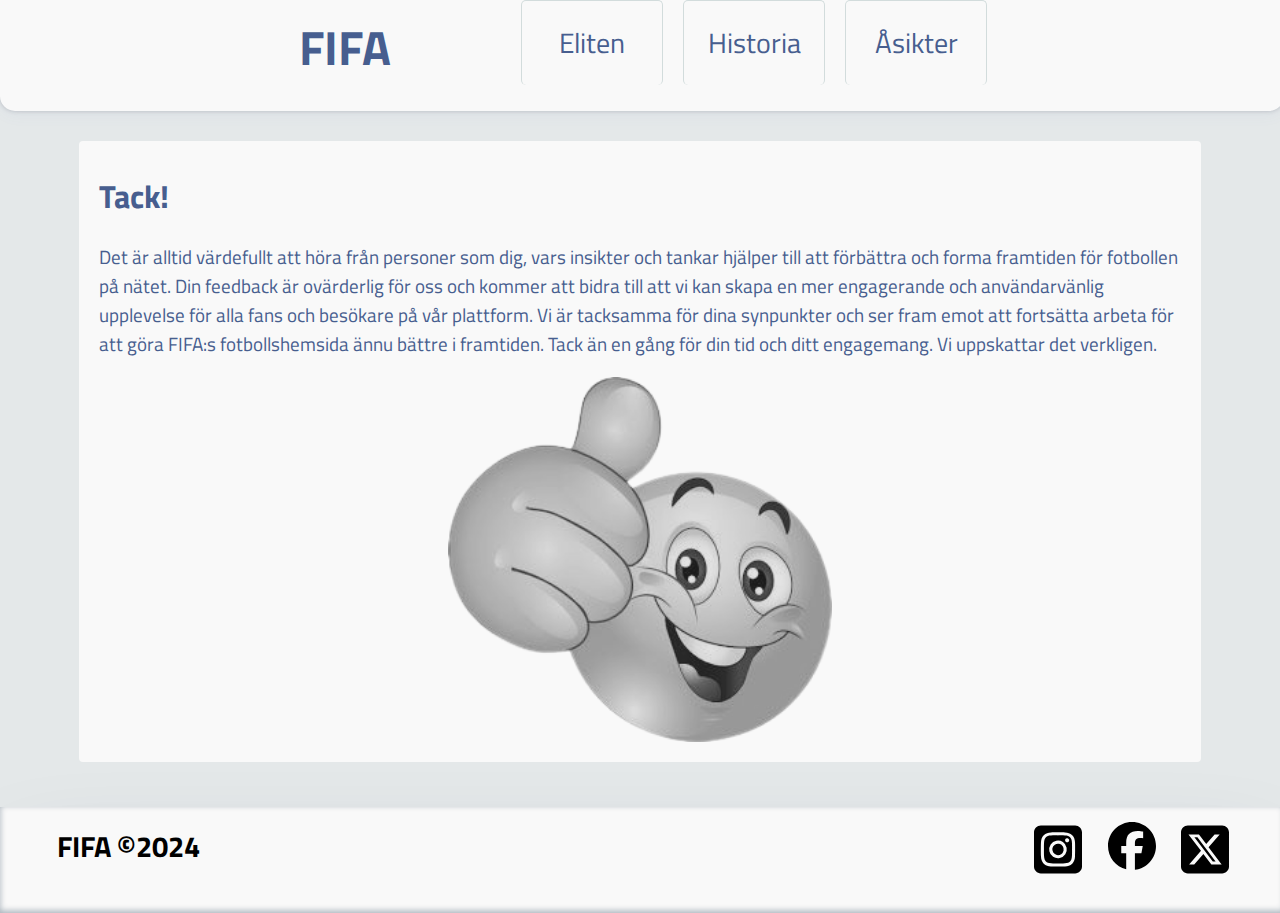
<file: tack.html>
<!DOCTYPE html>
<html lang="sv">
   <head>
      <title>Tack!</title>
      <meta charset="utf-8">
      <meta name="description" content="Tack för att du har lämnat åsikter!">
      <link rel="stylesheet" href="css/style.css">
      <meta name="viewport" content="width=device-width, initial-scale=1.0">
      <link rel="icon" type="image/x-icon" href="./img/fifa_logo.ico">
      <!--Google Fonts-->
      <link rel="preconnect" href="https://fonts.googleapis.com">
      <link rel="preconnect" href="https://fonts.gstatic.com" crossorigin>
      <link
         href="https://fonts.googleapis.com/css2?family=Bungee+Spice&family=Titillium+Web:ital,wght@0,200;0,300;0,400;0,600;0,700;0,900;1,200;1,300;1,400;1,600;1,700&display=swap"
         rel="stylesheet"
         >
   </head>
   <body>
      <header>
         <ul>
            <li>
               <a href="./index.html">FIFA</a>
            </li>
            <li>
               <nav>
                  <ul>
                     <li><a href="./eliten.html">Eliten</a></li>
                     <li><a href="./historia.html">Historia</a></li>
                     <li><a href="./form.html">Åsikter</a></li>
                  </ul>
               </nav>
            </li>
         </ul>
      </header>
      <main>
         <section class="wide_section"> <!--Bred section. -->
            <h1>Tack!</h1>
            <p>
               Det är alltid värdefullt att höra från personer som dig, vars insikter och tankar hjälper till att förbättra och forma framtiden för fotbollen på nätet. Din feedback är ovärderlig för oss och kommer att bidra till att vi kan skapa en mer engagerande och användarvänlig upplevelse för alla fans och besökare på vår plattform. Vi är tacksamma för dina synpunkter och ser fram emot att fortsätta arbeta för att göra FIFA:s fotbollshemsida ännu bättre i framtiden. Tack än en gång för din tid och ditt engagemang. Vi uppskattar det verkligen.
            </p>
            <img src="./img/tummenupp.png" class="no_shadow tack_bild" alt=""> <!--Bild på tummen upp. -->
         </section>
      </main>
      <footer>
         <span aria-hidden="true">FIFA ©2024</span><!--Förstör upplevelsen om talsyntes ska läsa upp onödig footer, mer dekorativ text än funktionell.-->
         <div>
               <a title="Dela på Instagram" href="https://www.instagram.com">
                  <svg xmlns="http://www.w3.org/2000/svg" viewBox="0 0 448 512">
                     <!--SVG av Instagram med länk-->
                     <!--Font Awesome Free 6.5.2 by @fontawesome - https://fontawesome.com License - https://fontawesome.com/license/free Copyright 2024 Fonticons, Inc.-->
                     <path
                        d="M194.4 211.7a53.3 53.3 0 1 0 59.3 88.7 53.3 53.3 0 1 0 -59.3-88.7zm142.3-68.4c-5.2-5.2-11.5-9.3-18.4-12c-18.1-7.1-57.6-6.8-83.1-6.5c-4.1 0-7.9 .1-11.2 .1c-3.3 0-7.2 0-11.4-.1c-25.5-.3-64.8-.7-82.9 6.5c-6.9 2.7-13.1 6.8-18.4 12s-9.3 11.5-12 18.4c-7.1 18.1-6.7 57.7-6.5 83.2c0 4.1 .1 7.9 .1 11.1s0 7-.1 11.1c-.2 25.5-.6 65.1 6.5 83.2c2.7 6.9 6.8 13.1 12 18.4s11.5 9.3 18.4 12c18.1 7.1 57.6 6.8 83.1 6.5c4.1 0 7.9-.1 11.2-.1c3.3 0 7.2 0 11.4 .1c25.5 .3 64.8 .7 82.9-6.5c6.9-2.7 13.1-6.8 18.4-12s9.3-11.5 12-18.4c7.2-18 6.8-57.4 6.5-83c0-4.2-.1-8.1-.1-11.4s0-7.1 .1-11.4c.3-25.5 .7-64.9-6.5-83l0 0c-2.7-6.9-6.8-13.1-12-18.4zm-67.1 44.5A82 82 0 1 1 178.4 324.2a82 82 0 1 1 91.1-136.4zm29.2-1.3c-3.1-2.1-5.6-5.1-7.1-8.6s-1.8-7.3-1.1-11.1s2.6-7.1 5.2-9.8s6.1-4.5 9.8-5.2s7.6-.4 11.1 1.1s6.5 3.9 8.6 7s3.2 6.8 3.2 10.6c0 2.5-.5 5-1.4 7.3s-2.4 4.4-4.1 6.2s-3.9 3.2-6.2 4.2s-4.8 1.5-7.3 1.5l0 0c-3.8 0-7.5-1.1-10.6-3.2zM448 96c0-35.3-28.7-64-64-64H64C28.7 32 0 60.7 0 96V416c0 35.3 28.7 64 64 64H384c35.3 0 64-28.7 64-64V96zM357 389c-18.7 18.7-41.4 24.6-67 25.9c-26.4 1.5-105.6 1.5-132 0c-25.6-1.3-48.3-7.2-67-25.9s-24.6-41.4-25.8-67c-1.5-26.4-1.5-105.6 0-132c1.3-25.6 7.1-48.3 25.8-67s41.5-24.6 67-25.8c26.4-1.5 105.6-1.5 132 0c25.6 1.3 48.3 7.1 67 25.8s24.6 41.4 25.8 67c1.5 26.3 1.5 105.4 0 131.9c-1.3 25.6-7.1 48.3-25.8 67z"
                        />
                  </svg>
               </a>
               <a title="Dela på Facebook" href="https://www.facebook.com">
                  <svg xmlns="http://www.w3.org/2000/svg" viewBox="0 0 512 512">
                     <!--SVG av Facebook med länk-->
                     <!--Font Awesome Free 6.5.2 by @fontawesome - https://fontawesome.com License - https://fontawesome.com/license/free Copyright 2024 Fonticons, Inc.-->
                     <path
                        d="M512 256C512 114.6 397.4 0 256 0S0 114.6 0 256C0 376 82.7 476.8 194.2 504.5V334.2H141.4V256h52.8V222.3c0-87.1 39.4-127.5 125-127.5c16.2 0 44.2 3.2 55.7 6.4V172c-6-.6-16.5-1-29.6-1c-42 0-58.2 15.9-58.2 57.2V256h83.6l-14.4 78.2H287V510.1C413.8 494.8 512 386.9 512 256h0z"
                        />
                  </svg>
               </a>
               <a title="Dela på Twitter" href="https://www.twitter.com">
                  <svg xmlns="http://www.w3.org/2000/svg" viewBox="0 0 448 512">
                     <!--SVG av X med länk-->
                     <!--Font Awesome Free 6.5.2 by @fontawesome - https://fontawesome.com License - https://fontawesome.com/license/free Copyright 2024 Fonticons, Inc.-->
                     <path
                        d="M64 32C28.7 32 0 60.7 0 96V416c0 35.3 28.7 64 64 64H384c35.3 0 64-28.7 64-64V96c0-35.3-28.7-64-64-64H64zm297.1 84L257.3 234.6 379.4 396H283.8L209 298.1 123.3 396H75.8l111-126.9L69.7 116h98l67.7 89.5L313.6 116h47.5zM323.3 367.6L153.4 142.9H125.1L296.9 367.6h26.3z"
                        />
                  </svg>
               </a>
         </div>
      </footer>
   </body>
</html>
</file>
<file: css/style.css>
:root { /*Definierar grund-färger, vilka hemsidan ska användas. var(namn) används för att få ut färgerna. */
	--primary-color: #475e8f;
	--secondary-color: #f9f9f9;
	--tertiary-color: #e5e5e5;
	--quaternary-color: #d5d5d5;
}
/*
Vissa validatorer//linters ser --variabelnamn som tomrum vilket innebär att den ser :root som tom.
    Regeln fungerar dock.
	https://caniuse.com/?search=var()
	https://caniuse.com/?search=%3Aroot

	Vissa blir skeptiska även på gap.
	https://caniuse.com/?search=gap
*/


body { /*Grundreglerna för bodyn som varje sida har*/
	width: 100%;
	height: 100%;
	min-height: 100vh; /*Tar upp som minst hela skärmen. */

	/* '*' Sätter en standardfont. "Backup": sans-serif.  */
	font-family: "Titillium Web", sans-serif;
	font-weight: 400; /*Normal text, 400 är standardvikt*/
	font-style: normal;
	background-color: rgb(228, 232, 233); /*Bakgrundsfärg på hela bodyn, den man ser bakom sections*/
	padding: 0; /*Tar bort paddingen som är inheritad, gör så att saker kan hamna tätt intill fönsterkanten*/
	margin: 0; /* ^^^ */
	color: var(--primary-color); /*Färg på texten, primary-color är en blå färg. */
	overflow-x: hidden; /* Gömmer horizontella scrollbaren. Sidan fungerar utan dess funktion */

	display: grid; /*Stor-griddet för varje sida*/
	grid-template-areas: "header" "main" "footer"; /*Tre områden, en för header, en för main och en för footer*/
}


/*Headern för alla sidor*/
header {
	grid-area: header; /*Får sin plats i body-griden*/
	background: var(--secondary-color); /*Bakgrundsfärg på header, nästan vit*/
	box-shadow: rgba(67, 71, 85, 0.27) 0 0 0.25em, rgba(90, 125, 188, 0.05) 0 0.25em 1em; /*Mycket liten skugga på header*/
	border-radius: 0 0 15px 15px; /*Rundar av hörnen på header, 15px på botten (vänster & höger) */
}

header > ul > li > a { /*H1 i header, färgen måste ändras i a då a är inuti h1. */
	width: fit-content; /*Tar så mycket plats som det behövs, inte mer. */
	font-size: 3rem; /*Storlek på texten, 3rem är 3 gånger större än standardstorlek*/
	line-height: 2em; /*Linjehöjd, centrerar h1an*/
	padding: 2px; /*Lite padding för att inte texten ska vara för nära linjen*/
	font-weight: bold; /*Tjock text, bold*/
	text-align: right; /*Texten i h1:a är högerjusterad mot knapparna*/
}

header a {
	color: var(--primary-color); /*Färg på texten, fixar från a's vanliga färg*/
	text-decoration: none; /*Tar bort underline (från a), gäller för alla a, även 3 knapparna vilket innebär separat regel*/
}

header ul { /*För de två (2) Ul i header, skapar alltså två olika flexes som var för sig kollapsar*/
	display: flex;
	flex-wrap: wrap; /*Wrappar vid litet utrymme. Kan kollapsa till litet format.*/
	list-style-type: none; /*Tar bort punkterna från ul:n i naven*/
	justify-content: center; /*Centrerar länkarna i naven*/
	margin: 0; /*Tar bort marginen som är standard*/
	padding: 0; /*Tar bort paddingen som är standard*/
	column-gap: 10vw; /*Mellanrum mellan länkarna i naven, 10vw går ner med mindre skärm = anpassning*/
}

header nav ul { /*De inre ul inuti naven inuti den större ul i header får mindre column-gap än standard. */
	column-gap: 20px;
}

header nav li { /*li är de visuella knapparna // länkarna       nav li då endast ul listan i naven ska påverkas*/
	width: 5em;
	height: 3em; /*Bredd & höjd*/
	margin-bottom: 5px; /*Mellanrum mellan knapparna och bottnen, för snygghet*/
	line-height: 3em; /*Centrerar texten vertikalt med en height på 3em*/
	border: 1px solid rgb(210,220,220);
	border-bottom: 0; /*Tar bort bottenlinjen, knappen har borders  på alla andra ställen.*/
	font-size: 3.5ex; /*Storlek på texten i länkarna*/
	text-align: center; /*Centrerar texten horisontellt*/
	border-radius: 5px;
}

header nav li:hover { /*Header-länkarna får en högersida som smyger fram över 0.2 sek. */
	box-shadow: 3px 0;
	transition-duration: 0.2s;
}

/*FOOTERN FÖR ALLA SIDOR   */
footer {
	grid-area: footer; /*Får sin plats i body-griden*/
	box-shadow: rgba(50, 50, 93, 0.25) 0 50px 100px -20px, rgba(0, 0, 0, 0.3) 0 30px 60px -30px,
		rgba(10, 37, 64, 0.35) 0 -2px 6px 0 inset; /*Skugga på footer, snyggt och stilrent. Går uppåt*/
	color: black;
	display: grid; /*Grid för footer, strukturerar upp texten och social-knapparna*/
	grid-template-areas: ". copyright social ."; /*Fyra områden, en för texten, en för social-knapparna och sidoutrymmen*/
	grid-template-columns: 40px auto auto 40px; /*40px på vardera sida, auto i mitten för att fylla utrymmet*/
	width: 100vw; /*Tar upp hela bredden av sidan*/
	height: 110%;
	background: var(--secondary-color); /*Bakgrundsfärg på footer, nästan vit*/
	padding: 2px;
	margin-bottom: 0;
	bottom: 0;
}

footer span { /*"FIFA 2024 - texten, 1.8em storlek i copyright-arean, BOLD (tjock text) och åt vänster*/
	grid-area: copyright; /*Får sin plats i footer */
	font-size: 1.8em;
	font-weight: bold;
	padding: 15px;
	text-align: left; /*Texten är åt vänster med 40px margin från griddet = Snyggt när det krymper*/
}

footer div { /*Ul i footer, för att få social-knapparna i en kollapserbar rad*/
	grid-area: social; /*Får sin plats i footer */
	justify-content: flex-end;
	display: flex; /*Flexbox för att få knapparna i en rad*/
	flex-wrap: wrap; /*Wrappar vid litet utrymme. Kan kollapsa till litet format.*/
	padding: 0; /*Tar bort paddingen som finns inheritad*/
}


footer a { /*Social-knapparna : höjd och bredd 3 em, helt runda*/
	width: 3em;
	height: 3em;
	border-radius: 100%;
	list-style-type: none; /*Knapparna är i en ul, tar bort prickarna.*/
	margin: 1vw;/*Mellanrumn så att de inte är så nära varandra*/
}

footer a:hover {
	/*När social-knapparna hovras på: skugga, större & allt på 0.5 sekund*/
	box-shadow: rgba(50, 50, 50, 0.7) 1px 3px 2px; /*Skugga*/
	transform: scale(1.1); /*Större knappar*/
	transition: 0.5s; /*0.5 sekunder för att göra det "mjukt" */
}
/*FOOTER*/

/*Enkel Allokering utav utrymme för innehåll*/
main { /*En main per sida, mellan footer och header*/
	width: 100vw; /*Tar upp hela bredden av sidan*/
	margin-top: 30px; /*Mellanrum från headern*/
	margin-bottom: 30px; /*Mellanrum till footern*/
	gap: 20px; /*Mellanrum mellan sektionerna*/
	display: flex; /*Flexbox för att kunna kollapsa ihop sektionerna till en vertikal rad vid små skärmar*/
	flex-wrap: wrap; /*Wrappar vid litet utrymme. Kan kollapsa till litet format.*/
	justify-content: center; /*Centrerar sektionerna*/
	grid-area: main; /*Får sin plats i body-griden*/
}

section {/*En sektion,"mini-behållare" i main */
	padding: 20px; /*Lite padding för att inte texten ska vara för nära kanten*/
	width: 500px; /*Bredd på sektionen, 500px är en bra bredd för text, kollapsar om 2 x width (två sektioner till en) + margins är under skärmbredden*/
	height: fit-content; /*Tar så mycket plats som det behövs, inte mer. */
	min-height: 700px; /*Minsta höjd på sektionen, 700px är en bra höjd för att inte sektionen ska bli för liten*/
	background-color: var(--secondary-color); /*Bakgrundsfärg på sektionen, nästan vit*/
	border-radius: 4px; /*Rundar av hörnen på sektionen, 4px på alla hörn*/
}

h1:target::before { /*När en sida klickas igen, kommer en pil fram.  */
	content: "► "; /*Pil-tecknet förtydligar att man är på den sidan man är på, om man skulle få för sig att tro något annat*/
	color: var(--primary-color); /*En "pil" i primary color framför texten, scrollar även ner till stycket*/
} /*h1 används i de olika sidorna för denna funktionen*/

section p { /*Texten i sektionerna, 1.4em storlek, 1.4em är en bra storlek för standardtext*/
	font-size: 1.4em;
}

.top_img_split { /*Klass för sektioner, skapar grid ämnad för att ha en bild i och text nedan*/
	display: grid; /*Grid för att strukturera upp bilden och texten, inga areor benämns , mycket versatil*/
}

.top_img_split h2, .top_img_split h1 { /*H2, H1 i top_img_split, 2.5em storlek, rubriken för sektionen*/
	font-size: 2.5em;
	margin: 25px; /*Mellanrum från texten till bilden*/
	text-align: center; /*Centrerar texten horisontellt*/
}

.top_img_split img { /*Bilden i top_img_split, 200px bred, rundade hörn, se lander.html för varför just dessa höjder*/
	width: 200px;
	border-radius: 10px; /*Rundar smått av hörnen på bilden, 10px på alla hörn*/
}

.top_img_split p { /*Texten i top_img_split, 1.2em storlek, 1.2em är en bra storlek för standardtext*/
	padding: 20px; /*Lite padding för att inte texten ska vara för nära kanten*/
	font-size: 1.2em;
	grid-column: span 2; /*Tar upp två kolumner, alltså hela bredden på gridden i sektionen*/
}

.top_img_split a { /*Fejkknapparna (egentligen länkarna) i sektionerna.  */
	margin: 20px; /*Mellanrum från texten till knapparna*/
	font-size: 1.4em; /*Storlek på texten i knapparna, Lite större än standardtexten p*/
	padding: 20px; /*Fylligare knapp*/
	text-decoration: none; /*Tar bort underline från länkarna*/
	color: var(--primary-color); /*Färg på texten, primary-color är en blå färg*/
	width: fit-content; /*Tar så mycket plats som det behövs, inte mer. */
	height: fit-content;
	grid-column: span 2; /*Tar upp två kolumner, alltså hela bredden på gridden i sektionen*/
	background: linear-gradient(rgb(212, 212, 212), rgb(233, 233, 233)); /*Bakgrundsfärg på länkarna, grå-vit gradient*/
	border-radius: 10px; /*Rundar av hörnen på länkarna, 10px på alla hörn*/
}

.collapse_lander_title { /*Klass för divar inom sektioner, mycket viktig för att innehållet i flera sidor ska kunna kollapsa. */
	width: 100%; /*Tar upp hela bredden av sektionen*/
	display: flex; /*Flexbox för att kunna kollapsa ihop delarna till en vertikal rad för små skärmar*/
	flex-wrap: wrap; /*Wrappar vid litet utrymme. Kan kollapsa till litet format.*/
	grid-column: span 2; /*Tar upp två kolumner, alltså hela bredden på gridden i sektionen*/
}

.collapse_lander_title h2, .collapse_lander_title h1 { /*H2 i collapse_lander_title, 2.2em storlek, blir rubriken för hela sektionen*/
	font-size: 2.2em;
	margin: 20px; /*Mellanrum från samtliga delar*/
	text-align: center; /*Centrerar texten horisontellt*/
	text-decoration: underline; /*Underline på rubriken, snyggt*/
}

.wide_section { /*Klass för sektioner, för t.e.x historia.html där endast en sektion används*/
	width: 84.5%; /*Mycket större bredd. Förutsatt att det är enda sektionen*/
	min-height: 0;
	padding-top: 10px; /*Toppen får vara närmare än resterande*/
}

.wide_section h2, .wide_section h1 { /*H2 & H1 i wide_section, 2em storlek, blir rubriken för hela sektionen*/
	font-size: 2em;
}

.wide_section p { /*Den vanliga texten i wide_section (som används för historia.html), 1.2em storlek*/
	font-size: 1.2em;
}

.banner_section { /*Den stora containern (sektionen) i index.html som sträcker sig över hela skrämen breddvis */
	width: 100vw; /*Tar upp hela bredden av sidan*/
	min-height: 320px; /*320px sänker min-height från de andra section-reglerna, kan nu bli mindre. */
	padding: 0; /*Tar bort paddingen som är inheritad*/
	display: grid; /*Grid för att strukturera upp bilden och introduktionstextenerna*/
	grid-template-columns: 25vw auto auto auto; /*Fyra kolumner, 5, auto, 6 och 2 fraktioner av skärmen för : bild, titel, text, utrymme*/
}


.banner_section img { /*Bilden i banner_section, 100% hög, inget mellanrum till kantenra, mycket lite skugga, object-fit: cover*/
	margin: 0;
	padding: 0;
	box-shadow: 2px 2px 10px rgba(118, 118, 118, 0.75);
	object-fit: cover;
	grid-row: span 2; /*Tar upp två rader, alltså hela höjden på gridden i sektionen*/
    width: 100%;
	height: 100%;
	min-width: 200px; /*Minsta möjliga bredd på bilden, 200px*/
	/*clip-path splittrar visuellt bilden. "Klipper" ut enligt polygonen nedan, skapar den snygga slicen i index.hmtl, om det inte stöds visas en vanlig bild */
    clip-path: polygon(0 0,
                       100% 0,
                       100% 0,
                       100% 0,
                       80% 100%,
                       0 100%,
                       0 100%,
                       0 0);
}

.banner_section h2, .banner_section h1 { /*H2 i banner_section, 2em storlek, rubriken för första banner_section*/
	font-size: 2em;
	padding: 1vmin; /*Mellanrum från texten till kanten, 5vmin är en bra storlek för detta, krymper automatiskt med skärmstorlek*/
}

.banner_section p { /*Texten i banner_section, 2.4ch storlek*/
	font-size: 2.4ch;
	grid-row: span 2; /*Tar upp två rader, alltså hela höjden på gridden i sektionen*/
	grid-column: span 2; /*Tar upp två kolumner, alltså hela bredden på gridden i sektionen*/
	margin: 5vmin; /*Mellanrum från texten till kanten, 5vmin är en bra storlek för detta, krymper automatiskt med skärmstorlek*/
}

.banner_section h3 { /*H3 i andra banner_section, 1.5em storlek, rubriken för andra banner_section*/
	font-size: 1.5em;
}

.banner_section a { /*Länken i andra banner_section, 1.2em storlek*/
	font-size: 1.2em;
	color: #1e2b49; /*Färg på texten, en mörkblå färg, inte standard då den ska kunna urskiljas från texten*/
}

.banner_section .centered_three { /*Andra banner_section har en trespaltslayout med de olika ämnena som täcks av hemsidan*/
	width: 100vw; /*Tar upp hela bredden av sidan*/
	/*flexbox ger möjligheten så att den kan kollapsa*/
	display: flex;
	flex-wrap: wrap;
	justify-content: center; /*Centrerar de tre delarna*/
}

.banner_section .centered_three div { /*De tre delarna i centered_three, 30vw per del. */
	width: 30vw;
	padding: 15px; /*Lite padding för att inte texten ska vara för nära kanten*/
	margin: 5px; /*Litet mellanrum mellan delarna*/
	border: 2px solid rgb(0,0,0); /*Fallback*/
	border: 2px solid rgba(0,0,0,0.1); /*En mycket liten border på delarna, snyggt*/
	border-radius:5px; /*Rundar av hörnen på delarna, 5px på alla hörn*/
}

.form_section { /*Klass för den större containern (sektionen) till formuläret i form.html */
	width: 50%;
	border-left: 10px solid var(--primary-color); /*Tjock blå vänsterkantslinje för att det är väldigt snyggt*/
	background: linear-gradient(rgb(255, 255, 255), rgb(228, 232, 233)); /*Bakgrundsfärg på sektionen, vit-grå gradient, fade:ar ut*/
	border-radius: 10px 10px 100px 10px; /*Rundar av hörnen på sektionen, 10px på alla hörn, 100px på botten vänster där gradienten är som mest utblandad med background*/
}

form input, form textarea { /*Input och textarea i inner_form, 1em storlek*/
	font-size: 1em;
	padding: 10px; /*Lite padding för att inte texten ska vara för nära kanten*/
	margin: 10px;
	width: 90%; /*Bredd på input och textarea, 60vw är en bra bredd för formulärsdelarna*/
	min-width: 100px; /*Minsta bredd på input och textarea, 100px är en bra minsta bredd för formulärsdelarna (när skärmen blir mindre)*/
	height: 6vh; /*Höjd på input och textarea*/
	border: 1px double var(--tertiary-color);
	border-radius: 10px; /*Rundar av hörnen på input och textarea, 10px på alla hörn*/
	resize: none; /*Förhindrar att textarea kan ändras i storlek, istället föredras scrollning*/
}

form input:valid, form textarea:valid { /*När input och textarea är ifyllda, blir de grönmarkerade, snyggt!*/
	border-left: 5px solid hsl(120, 67.1%, 27.5%); /*Grön vänsterkantslinje på ifyllda formulärsdelar*/
	border-radius: 0 10px 10px 0; /*Gör hörnen kantiga igen på ifyllda formulärsdelar, snyggt med grön kantlinje*/
}

form input:invalid, form textarea:invalid { /*Radioknapparna i inner_form, 2rem storleks radioknappar*/
	text-decoration: rgb(255, 217, 217) underline;
}

form input[type="checkbox"] { /*Radioknapparna får höjden (därav storleken) 2rem*/
	height: 2rem;
}

form textarea { /*Textarea i inner_form, 30vh hög, ska vara högre än andra delar.*/
	height: 30vh;
}

form button { /*Knappen i inner_form, 1.3em storleks fyllig knapp med vit text, blå bakgrund, rundade hörn*/
	font-size: 1.3em;
	margin-top: 50px; /*Mellanrum från ovan till knappen*/
	width: 70%; /*Bredd på knappen, 40vw är en fin bredd för knappen*/
	margin-left: 10vw; /*Mellanrum från vänsterkanten till knappen*/
	min-width: 100px; /*Minsta bredd på knappen, 100px är en bra minsta bredd för knappen (när skärmen blir mindre)*/
	height: 10vh; /*Höjd på knappen*/
	border: none; /*Tar bort border från knappen*/
	background: var(--primary-color);
	color: white;
	border-radius: 10px;
}

section img { /*Generiskt för bilderna i sektionerna*/
	box-shadow: 0 5px 5px rgb(165, 165, 165); /*Skugga på bilderna, snyggt och stilrent, kan tas bort av klassen no_shadow */
	width: 98%; /*Bredd på bilderna, 98% är en bra bredd för bilderna för att ge lite avstånd till kanten*/
	border-radius:6px; /*Rundar av hörnen på bilderna, 6px på alla hörn*/
}

.no_shadow { /*Klass för att ta bort skugga på bilder. Se argentina.html*/
	box-shadow: none;
}

iframe { /*Iframe (youtube) i argentina.html*/
	width: 100%; /*Tar upp hela bredden av sektionen*/
	height: fit-content; /*Tar så mycket plats som det behövs, inte mer. */
	min-height: 300px; /*Minsta höjd på sektionen, 300px är en bra höjd för att inte sektionen ska bli för liten*/
	border: none; /*Ingen border på iframen*/
	grid-column: span 2; /*Tar upp 2 kolumner i sections-griddet*/
	animation-name: glowing;
	animation-duration: 1s;
	animation-iteration-count: infinite;
	animation-direction: alternate;
	border-radius: 2px; /*2px så att kanten inte är så skarp men bevarar fyrkanten för videon. */
}

@keyframes glowing { /*Animation ska locka ögonen till iframen. Skymmer inte resterande innehåll eller iframen. */
	from {
		box-shadow: none; /*Ingen skugga från början*/
	}
	to { /*Box-shadow egenskaper för att rutan ska pulsera = uppmuntra til att spelas*/
		box-shadow:
		0 0 0 0.5em rgba(4, 0, 255, 0.15),
		0 0 0 0.2em rgba(0,0,0,0.2);/*Mycket svag genomskinlig box-shadow : "glowing" */
	}
}

.spelare_img { /*Sido-captionen i spelare.html*/
	width: 90%; /*Tar upp 90% av bredden av sektionen*/
	display: flex; /*Flexbox för att kunna få texten bredvid, inte under, bilderna*/
	justify-content: center;
	height: fit-content; /*Tar så mycket plats som det behövs, inte mer. */
	grid-column: span 2; /*Den kombinerade spelare_img ska ta upp två kolumner, alltså hela bredden på gridden i sektionen*/
}

.spelare_img figcaption{ /*Figcaption, den faktiska texten bredvid bilderna i spelare.html*/
	padding: 10px;
	font-size: 1.2em; /*Storlek på texten, lite större*/
	text-align: center;
}

.spelare_img img { /*Bilderna i spelare.html ska ta upp så mycket som de behöver utav bredden & höjden, bilderna ska vara 100% */
	width: 100%;
	height: 100%;
}

table { /*Tabellen över spelare & mål (spelare.html) */
	width: 100%; /*Tar upp hela bredden av sektionen*/
	border-collapse: collapse; /*Tar bort mellanrummet mellan cellerna i tabellen*/
	border: 1px solid var(--primary-color); /*En blå border runt tabellen, snyggt och stilrent*/
}

table td, table th { /*Datacellerna och headcellerna i tabellen (spelare.html) */
	border: 1px solid var(--primary-color);
	padding: 10px; /*Utrymme för text samt en border på 1px*/
}

table tr:nth-child(even) { /*Even & odd färg på table rows : zebrastriping*/
	background-color: var(--secondary-color);
}

table tr:nth-child(odd) { /*Even & odd färg: zebrastriping*/
	background-color: var(--tertiary-color);
}

table tr:hover { /*När muspekaren hålls på, byter färg för läslighet*/
	background-color: var(--quaternary-color);
}

table thead th, table tfoot th, table tfoot td { /*Blå bakgrund på table head & table foot : ser snyggt ut. Matchar med vit färg för läslighet*/
	background-color: var(--primary-color);
	color: white;
	border: 1px solid rgb(0, 0, 0);
}

dt { /*Historia.html använder dd, med dt & dl. Sätter enkla egenskaper för läslighet*/
	font-size: 1.5em;
	font-weight: bold; /*Tjock text, 1.5em med en bottom-border för snygghet. */
	border-bottom: 1px solid var(--primary-color);
	padding: 20px; /*Ger visuellt utrymme för text*/
	margin: 20px; /*Mellanrum från resterande element*/
}

dd { /*Se ovan. Sätter font-size på dd'n, den faktiska texten */
	font-size: 1.1em;
}

figcaption { /*Figcaption, text under bilder*/
	font-size: 1em;
	text-align: center; /*Centrerad & på 1em*/
}

.lag {
	/* i form.html. .lag är inputten för favoritlag*/
	background: var(--primary-color);
	font-size: 1.2em; /*Storlek på text*/
	color: white; /*Vit text*/
	width: fit-content; /*Krymper i sida så att den inte tar upp 100%*/
	padding: 10px; /*Fylligare knapp*/
	border-radius: 5px; /*Rundad knapp*/
}

.lag option { /*Alternativen i dropdownen för favoritlag*/
	background: var(--secondary-color); /*Bakgrundsfärg*/
	color: var(--primary-color); /*Textfärg*/
}

fieldset { /*Ger en "ram" med strukturerat innehåll i formuläret, i form.html */
	margin-top: 40px; /*Mellanrum från föregående element*/
	margin-bottom: 40px; /*Mellanrum till nästa element*/
	display: grid; /*Grid med (2*row) antal areor*/
	grid-template-columns: auto auto ; /*2 kolumner, sätter på plats*/
	width: 40%; /*Bredd på fieldset, mindre än 100%. */
}
input[type="radio"] {
	/*Radioknapparna får 30px höjd*/
	height: 30px;
	width: fit-content;
}

input[type="radio"]:checked {
	/*När radioknapparna är klickade,blir de lite större (scale 1.2 pga :checked) */
	-webkit-transform: scale(1.2);
	-moz-transform: scale(1.2);
	-ms-transform: scale(1.2);
	-o-transform: scale(1.2);
	-webkit-transform: scale(1.2);
	transform: scale(1.2);
}

legend { /*Formulärtexten "Vad är din anknytning till FIFA?", 1.6ch och "tjock" text */
	font-size: 1.6ch;
	font-weight: bold;
}

audio { /*Audio tar upp sin allokerade bredd */
	width: 100%;
}

.tack_bild {
	/*Tummen-uppbilden (tack.html) får 30vw storlek,centrerad påskärmen,funkar för både mobil & dator, lite filter för att ändra färg*/
	width: 30vw;
	margin-left: auto;
	margin-right: auto;
	display: block;
	filter: grayscale(1) invert(0.1); /*Gråskala och inverterad färg på bilden, snyggare*/
}

@media (max-width: 1100px) { /*Media query för att anpassa till mindre/mellan skärmar, 1100px är en bra gräns för just denna sidan*/
	.banner_section img {
		display: none; /*Döljer bilden på mindre skärmar, för att inte ta upp för mycket plats*/
	}
	.banner_section {
		grid-template-columns: auto auto; /*Två kolumner, 1 fraktion av skärmen för : titel, text*/
	}
	.banner_section p {
		font-size: 1.5em; /*Ändrar textstorlek & utrymmet för texten (från 1.2em) */
		margin:10px;
	}
}

@media (max-width: 1000px) { /*Tar bort animationen om skärmen är liten : Ser inte rymligt ut annars. */
	iframe {
		animation: none;
	}
}

@media (max-width: 800px) { /*Media query för att anpassa till mindre skärmar, 800px är en bra gräns för detta*/
	.form_section {
		width: 100vw; /*Formuläret upp hela bredden av sidan*/
		border: none; /*Tar bort vänsterkantslinjen på mindre skärmar, ser fult ut med en kantlinje utan något utrymme*/
	}
	header nav li { /*Ändrar bredd & höjd på knapparna för att passa mindre skärmar*/
		width: 4em;
		height: 2.5em;
	}
	header nav ul { /*Sänker column-gap för att passa mindre skärmar*/
		gap: 10px;
	}
}
</file>
